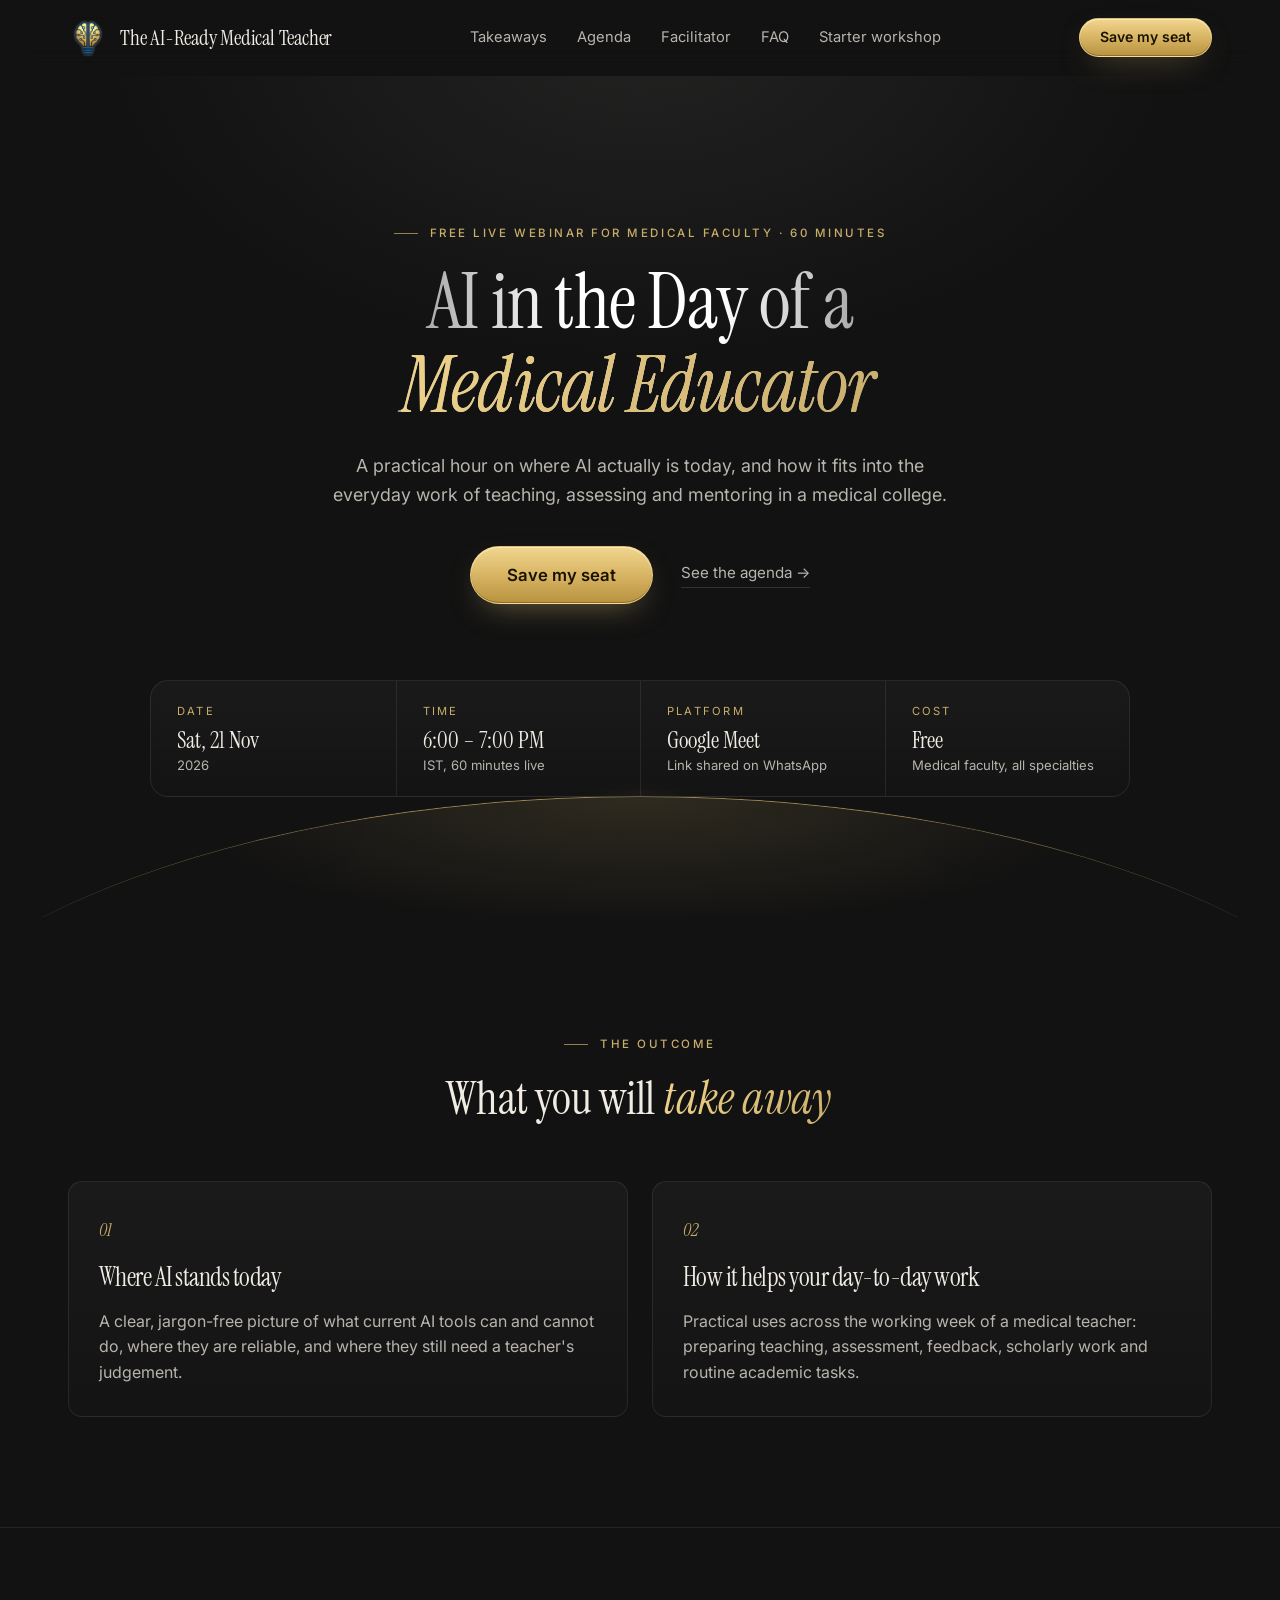
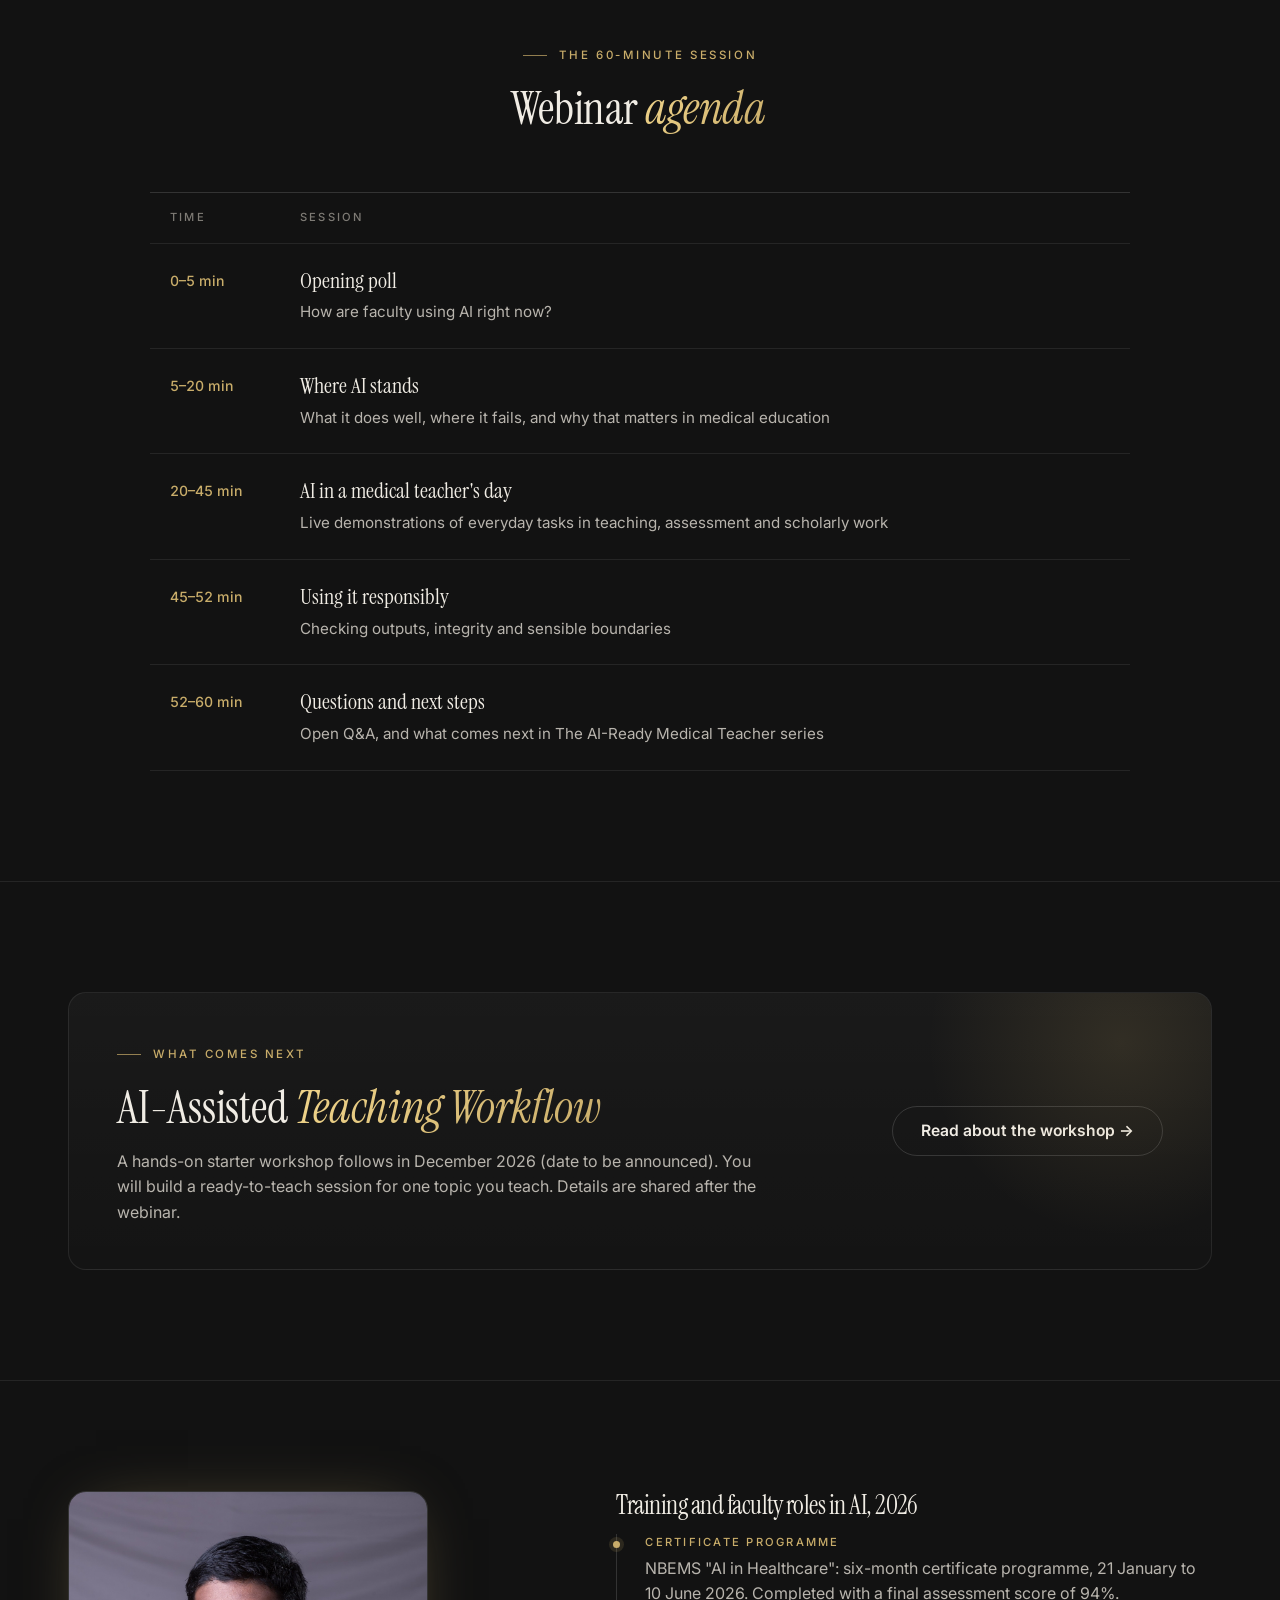
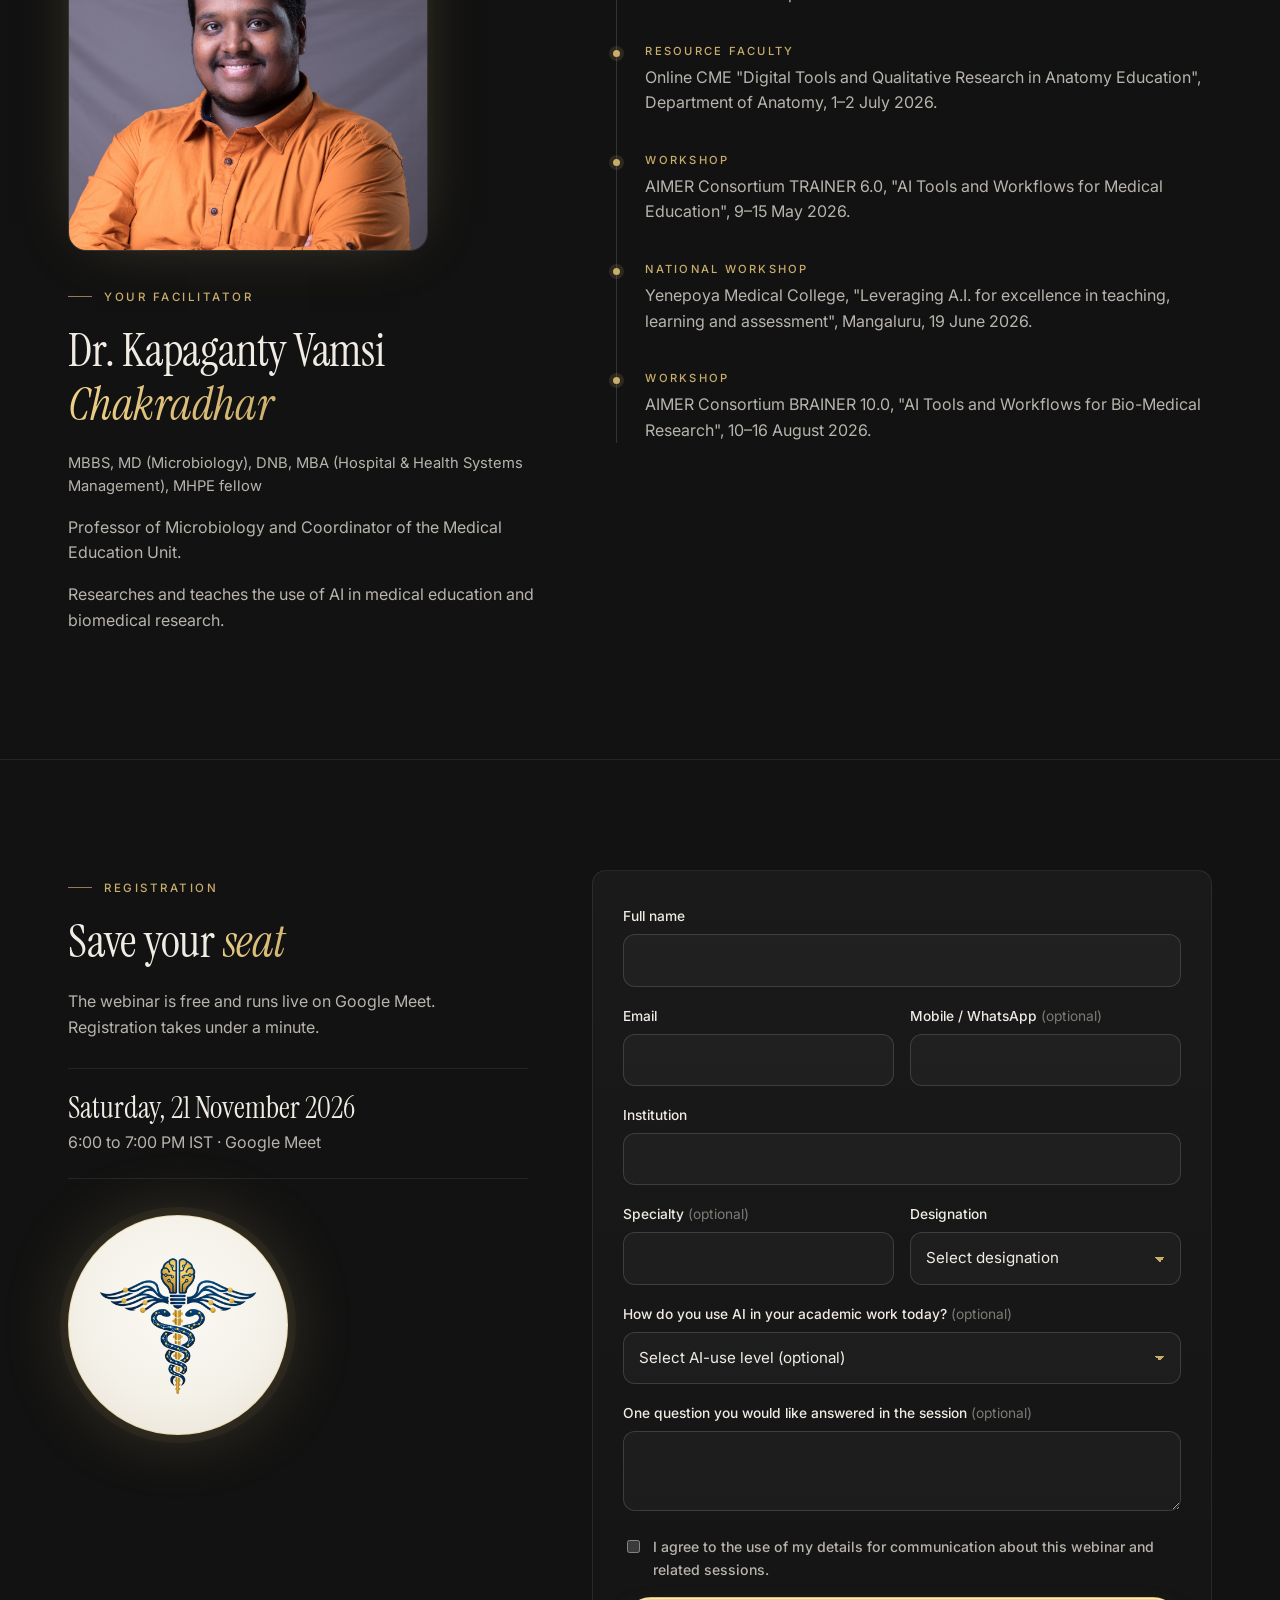
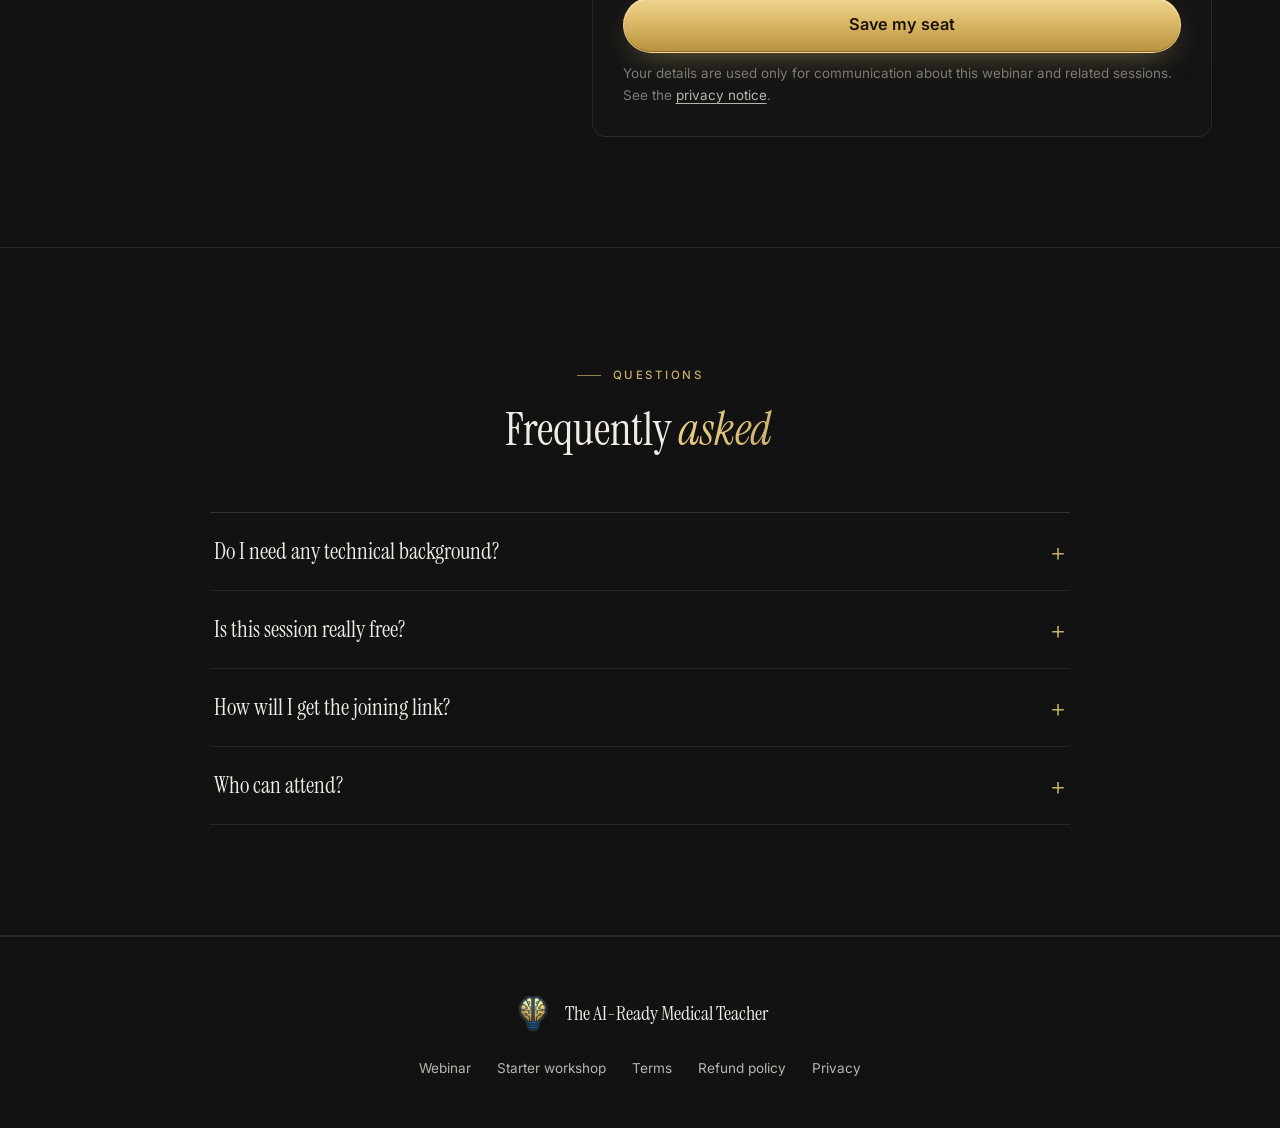
<file: index.html>
<!doctype html>
<html lang="en">
<head>
  <meta charset="utf-8">
  <meta name="viewport" content="width=device-width, initial-scale=1">
  <title>AI in the Day of a Medical Educator · Free webinar, 21 November 2026</title>
  <meta name="description" content="Free live webinar for medical faculty on Saturday, 21 November 2026: where AI stands today and how it fits into teaching, assessment and mentoring.">
  <link rel="icon" href="assets/favicon.ico" sizes="any">
  <link rel="apple-touch-icon" href="assets/brain-bulb-mark.png">
  <meta name="theme-color" content="#121212">
  <link rel="preconnect" href="https://fonts.googleapis.com">
  <link rel="preconnect" href="https://fonts.gstatic.com" crossorigin>
  <link rel="stylesheet" href="https://fonts.googleapis.com/css2?family=Instrument+Serif:ital@0;1&family=Inter:wght@300;400;500;600&display=swap">
  <link rel="stylesheet" href="styles.css">
  <link rel="stylesheet" href="brand.css">
</head>
<body>
  <div class="progress" aria-hidden="true"></div>
  <div id="demoBanner" class="demo-banner" hidden>Demo mode: registrations are saved only in this browser. Add your Apps Script URL in config.js to go live.</div>

  <header class="topbar">
    <div class="wrap">
      <a class="brand" href="#"><img class="brand-logo" src="assets/brain-bulb-mark.png" alt=""><span>The AI-Ready Medical Teacher</span></a>
      <nav aria-label="Page sections"><a href="#takeaways">Takeaways</a><a href="#agenda">Agenda</a><a href="#facilitator">Facilitator</a><a href="#faq">FAQ</a><a href="workshop.html">Starter workshop</a></nav>
      <a class="btn btn-sm nav-cta" href="#register">Save my seat</a>
    </div>
  </header>

  <div class="hero hero--center">
    <div class="wrap">
      <div class="eyebrow">Free live webinar for medical faculty · 60 minutes</div>
      <h1>AI in the Day of a <em>Medical Educator</em></h1>
      <p class="lead">A practical hour on where AI actually is today, and how it fits into the everyday work of teaching, assessing and mentoring in a medical college.</p>
      <div class="hero-cta">
        <a class="btn btn-lg" href="#register">Save my seat</a>
        <a class="link-ghost" href="#agenda">See the agenda →</a>
      </div>

      <dl class="facts" aria-label="Session details">
        <div><dt>Date</dt><dd>Sat, 21 Nov<span>2026</span></dd></div>
        <div><dt>Time</dt><dd>6:00 – 7:00 PM<span>IST, 60 minutes live</span></dd></div>
        <div><dt>Platform</dt><dd>Google Meet<span>Link shared on WhatsApp</span></dd></div>
        <div><dt>Cost</dt><dd>Free<span>Medical faculty, all specialties</span></dd></div>
      </dl>
    </div>
  </div>

  <section id="takeaways">
    <div class="wrap">
      <div class="section-head">
        <div class="kicker">The outcome</div>
        <h2>What you will <em>take away</em></h2>
      </div>
      <div class="grid-2">
        <div class="card">
          <span class="card-num">01</span>
          <h3>Where AI stands today</h3>
          <p>A clear, jargon-free picture of what current AI tools can and cannot do, where they are reliable, and where they still need a teacher's judgement.</p>
        </div>
        <div class="card">
          <span class="card-num">02</span>
          <h3>How it helps your day-to-day work</h3>
          <p>Practical uses across the working week of a medical teacher: preparing teaching, assessment, feedback, scholarly work and routine academic tasks.</p>
        </div>
      </div>
    </div>
  </section>

  <section class="alt" id="agenda">
    <div class="wrap">
      <div class="section-head">
        <div class="kicker">The 60-minute session</div>
        <h2>Webinar <em>agenda</em></h2>
      </div>
      <table class="agenda">
        <thead><tr><th>Time</th><th>Session</th></tr></thead>
        <tbody>
          <tr><td>0–5 min</td><td>Opening poll<span>How are faculty using AI right now?</span></td></tr>
          <tr><td>5–20 min</td><td>Where AI stands<span>What it does well, where it fails, and why that matters in medical education</span></td></tr>
          <tr><td>20–45 min</td><td>AI in a medical teacher's day<span>Live demonstrations of everyday tasks in teaching, assessment and scholarly work</span></td></tr>
          <tr><td>45–52 min</td><td>Using it responsibly<span>Checking outputs, integrity and sensible boundaries</span></td></tr>
          <tr><td>52–60 min</td><td>Questions and next steps<span>Open Q&amp;A, and what comes next in The AI-Ready Medical Teacher series</span></td></tr>
        </tbody>
      </table>
    </div>
  </section>

  <section>
    <div class="wrap">
      <div class="next-card">
        <div>
          <div class="kicker">What comes next</div>
          <h2>AI-Assisted <em>Teaching Workflow</em></h2>
          <p>A hands-on starter workshop follows in December 2026 (date to be announced). You will build a ready-to-teach session for one topic you teach. Details are shared after the webinar.</p>
        </div>
        <a class="btn btn-ghost" href="workshop.html">Read about the workshop →</a>
      </div>
    </div>
  </section>

  <section class="alt" id="facilitator">
    <div class="wrap facilitator">
      <div>
        <img class="facilitator-photo" src="assets/facilitator.jpg" alt="Dr. Kapaganty Vamsi Chakradhar" width="360" height="360">
        <div class="kicker">Your facilitator</div>
        <h2>Dr. Kapaganty Vamsi <em>Chakradhar</em></h2>
        <p class="creds">MBBS, MD (Microbiology), DNB, MBA (Hospital &amp; Health Systems Management), MHPE fellow</p>
        <p>Professor of Microbiology and Coordinator of the Medical Education Unit.</p>
        <p>Researches and teaches the use of AI in medical education and biomedical research.</p>
      </div>
      <div>
        <h3>Training and faculty roles in AI, 2026</h3>
        <ul class="timeline">
          <li><b>Certificate programme</b>NBEMS "AI in Healthcare": six-month certificate programme, 21 January to 10 June 2026. Completed with a final assessment score of 94%.</li>
          <li><b>Resource faculty</b>Online CME "Digital Tools and Qualitative Research in Anatomy Education", Department of Anatomy, 1–2 July 2026.</li>
          <li><b>Workshop</b>AIMER Consortium TRAINER 6.0, "AI Tools and Workflows for Medical Education", 9–15 May 2026.</li>
          <li><b>National workshop</b>Yenepoya Medical College, "Leveraging A.I. for excellence in teaching, learning and assessment", Mangaluru, 19 June 2026.</li>
          <li><b>Workshop</b>AIMER Consortium BRAINER 10.0, "AI Tools and Workflows for Bio-Medical Research", 10–16 August 2026.</li>
        </ul>
      </div>
    </div>
  </section>

  <section id="register">
    <div class="wrap register">
      <div>
        <div class="kicker">Registration</div>
        <h2>Save your <em>seat</em></h2>
        <p>The webinar is free and runs live on Google Meet. Registration takes under a minute.</p>
        <div class="register-when">
          <span class="day">Saturday, 21 November 2026</span>
          <span class="time">6:00 to 7:00 PM IST · Google Meet</span>
        </div>
        <div class="emblem-medallion"><img src="assets/caduceus-emblem.png" alt="The AI-Ready Medical Teacher emblem: a caduceus crowned with a brain-bulb"></div>
      </div>
      <div class="card">
        <form id="regForm" novalidate>
          <div class="field"><label for="name">Full name</label><input id="name" name="name" type="text" required maxlength="120" autocomplete="name"></div>
          <div class="row-2">
            <div class="field"><label for="email">Email</label><input id="email" name="email" type="email" required maxlength="160" autocomplete="email"></div>
            <div class="field"><label for="mobile">Mobile / WhatsApp <span class="opt">(optional)</span></label><input id="mobile" name="mobile" type="tel" maxlength="20" autocomplete="tel"></div>
          </div>
          <div class="field"><label for="institution">Institution</label><input id="institution" name="institution" type="text" required maxlength="200"></div>
          <div class="row-2">
            <div class="field"><label for="specialty">Specialty <span class="opt">(optional)</span></label><input id="specialty" name="specialty" type="text" maxlength="80"></div>
            <div class="field"><label for="designation">Designation</label>
              <select id="designation" name="designation" required>
                <option value="">Select designation</option>
                <option>Professor</option>
                <option>Associate Professor</option>
                <option>Assistant Professor</option>
                <option>Tutor / Demonstrator</option>
                <option>Senior Resident</option>
              </select>
            </div>
          </div>
          <div class="field"><label for="aiUse">How do you use AI in your academic work today? <span class="opt">(optional)</span></label>
            <select id="aiUse" name="aiUse">
              <option value="">Select AI-use level (optional)</option>
              <option>Not at all</option>
              <option>Occasionally, for simple tasks</option>
              <option>Regularly, in teaching or research</option>
              <option>Extensively, across my work</option>
            </select>
          </div>
          <div class="field"><label for="question">One question you would like answered in the session <span class="opt">(optional)</span></label><textarea id="question" name="question" maxlength="1000"></textarea></div>
          <input class="hp" type="text" name="website" tabindex="-1" autocomplete="off" aria-hidden="true">
          <label class="consent"><input type="checkbox" id="consent" name="consent" required> I agree to the use of my details for communication about this webinar and related sessions.</label>
          <button class="btn" type="submit" id="submitBtn">Save my seat</button>
          <div id="formMsg" class="msg" role="status"></div>
          <div id="nextSteps" class="next-steps" hidden>
            <h3>Two quick steps</h3>
            <div class="step">
              <div><b>1. Join the WhatsApp group</b><span>The Google Meet link, reminders and session material are shared here.</span></div>
              <a class="btn btn-wa" href="https://chat.whatsapp.com/LxAS6HMD7XsHWfgJI4HHlN" target="_blank" rel="noopener">Join WhatsApp group</a>
            </div>
            <div class="step">
              <div><b>2. Save the date</b><span>Saturday, 21 November 2026 · 6:00 to 7:00 PM IST</span></div>
              <div class="cal-btns">
                <a class="btn btn-sm" id="gcalBtn" target="_blank" rel="noopener">Google Calendar</a>
                <button class="btn btn-sm btn-ghost" type="button" id="icsBtn">Outlook / Apple (.ics)</button>
              </div>
            </div>
          </div>
          <p class="note">Your details are used only for communication about this webinar and related sessions. See the <a href="privacy.html">privacy notice</a>.</p>
        </form>
      </div>
    </div>
  </section>

  <section class="alt" id="faq">
    <div class="wrap">
      <div class="section-head">
        <div class="kicker">Questions</div>
        <h2>Frequently <em>asked</em></h2>
      </div>
      <div class="faq-list">
        <details class="faq"><summary>Do I need any technical background?</summary><p>No. The session is designed for faculty at any starting point.</p></details>
        <details class="faq"><summary>Is this session really free?</summary><p>Yes. The webinar is free and complete in itself.</p></details>
        <details class="faq"><summary>How will I get the joining link?</summary><p>After you register, you will see a link to join the WhatsApp group where the Google Meet link, reminders and session material are shared.</p></details>
        <details class="faq"><summary>Who can attend?</summary><p>Medical faculty from all specialties.</p></details>
      </div>
    </div>
  </section>

  <footer><span class="footer-brand"><img src="assets/brain-bulb-mark.png" alt="">The AI-Ready Medical Teacher</span>
    <nav><a href="index.html">Webinar</a><a href="workshop.html">Starter workshop</a><a href="terms.html">Terms</a><a href="refund.html">Refund policy</a><a href="privacy.html">Privacy</a></nav>
  </footer>

  <script src="config.js"></script>
  <script src="api.js"></script>
  <script src="site.js"></script>
  <script>
    if (RegAPI.demo) document.getElementById("demoBanner").hidden = false;

    var form = document.getElementById("regForm");
    var msg = document.getElementById("formMsg");
    var btn = document.getElementById("submitBtn");

    // Calendar event: 21 Nov 2026, 6:00–7:00 PM IST = 12:30–13:30 UTC.
    var EVENT = {
      title: "AI in the Day of a Medical Educator (webinar)",
      start: "20261121T123000Z",
      end: "20261121T133000Z",
      details: "Free live webinar for medical faculty, on Google Meet. The Meet link is shared in the WhatsApp group: https://chat.whatsapp.com/LxAS6HMD7XsHWfgJI4HHlN",
      location: "Google Meet (link in WhatsApp group)"
    };
    document.getElementById("gcalBtn").href = "https://calendar.google.com/calendar/render?action=TEMPLATE" +
      "&text=" + encodeURIComponent(EVENT.title) + "&dates=" + EVENT.start + "/" + EVENT.end +
      "&details=" + encodeURIComponent(EVENT.details) + "&location=" + encodeURIComponent(EVENT.location);
    document.getElementById("icsBtn").addEventListener("click", function () {
      var ics = [
        "BEGIN:VCALENDAR", "VERSION:2.0", "PRODID:-//AI-Ready Medical Teacher//Webinar//EN", "BEGIN:VEVENT",
        "UID:ai-medical-educator-20261121@webinar", "DTSTAMP:" + new Date().toISOString().replace(/[-:]/g, "").slice(0, 15) + "Z",
        "DTSTART:" + EVENT.start, "DTEND:" + EVENT.end, "SUMMARY:" + EVENT.title,
        "DESCRIPTION:" + EVENT.details, "LOCATION:" + EVENT.location,
        "BEGIN:VALARM", "TRIGGER:-PT30M", "ACTION:DISPLAY", "DESCRIPTION:Webinar starts in 30 minutes", "END:VALARM",
        "END:VEVENT", "END:VCALENDAR"
      ].join("\r\n");
      var a = document.createElement("a");
      a.href = URL.createObjectURL(new Blob([ics], { type: "text/calendar;charset=utf-8" }));
      a.download = "ai-medical-educator-webinar.ics";
      a.click();
    });

    function show(kind, text) { msg.className = "msg " + kind; msg.textContent = text; }

    form.addEventListener("submit", async function (e) {
      e.preventDefault();
      var f = form.elements;
      var data = {
        name: f.name.value.trim(),
        email: f.email.value.trim(),
        mobile: f.mobile.value.trim(),
        institution: f.institution.value.trim(),
        specialty: f.specialty.value.trim(),
        designation: f.designation.value,
        aiUse: f.aiUse.value,
        question: f.question.value.trim(),
        consent: f.consent.checked,
        website: f.website.value
      };
      if (!data.name || !data.institution || !data.designation) return show("err", "Please fill in your name, institution and designation.");
      if (!/^[^\s@]+@[^\s@]+\.[^\s@]+$/.test(data.email)) return show("err", "Please enter a valid email address.");
      if (!data.consent) return show("err", "Please tick the consent box to register.");

      btn.disabled = true; btn.textContent = "Saving…";
      try {
        var res = await RegAPI.submit(data);
        if (!res || !res.ok) throw new Error(res && res.error || "failed");
        form.reset();
        show("ok", res.duplicate
          ? "You're already registered with this email. See you on 21 November!"
          : "Your seat is saved. See you on 21 November!");
        var next = document.getElementById("nextSteps");
        next.hidden = false;
        next.scrollIntoView({ behavior: "smooth", block: "center" });
      } catch (err) {
        show("err", "Sorry, something went wrong saving your registration. Please try again in a moment.");
      } finally {
        btn.disabled = false; btn.textContent = "Save my seat";
      }
    });
  </script>
</body>
</html>
</file>
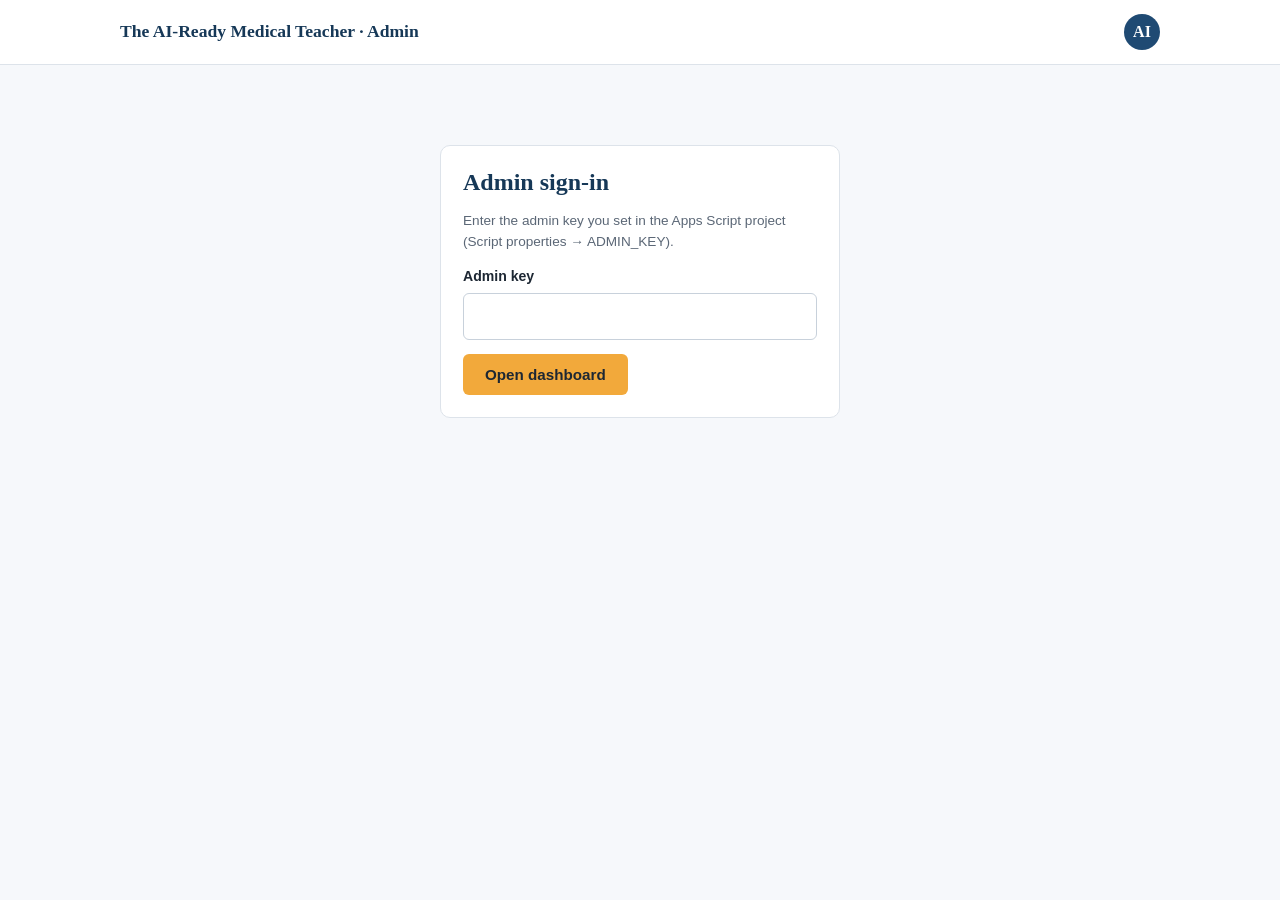
<file: admin.html>
<!doctype html>
<html lang="en">
<head>
  <meta charset="utf-8">
  <meta name="viewport" content="width=device-width, initial-scale=1">
  <meta name="robots" content="noindex, nofollow">
  <title>Registrations Dashboard</title>
  <link rel="stylesheet" href="styles.css">
  <style>
    .dash { padding: 28px 0 60px; }
    .dash-head { display: flex; justify-content: space-between; align-items: center; gap: 12px; flex-wrap: wrap; margin-bottom: 20px; }
    .dash-head h1 { margin: 0; font-size: 1.7rem; }
    .actions { display: flex; gap: 8px; flex-wrap: wrap; }
    .actions .btn { padding: 9px 14px; font-size: .85rem; }
    .muted { color: var(--muted); font-size: .85rem; }

    .kpis { display: grid; grid-template-columns: repeat(6, 1fr); gap: 12px; margin-bottom: 18px; }
    .kpi { background: var(--card); border: 1px solid var(--line); border-radius: 10px; padding: 14px 16px; }
    .kpi .v { font-family: var(--serif); font-size: 1.8rem; color: var(--navy-dark); font-weight: 700; line-height: 1.1; }
    .kpi .l { font-size: .78rem; color: var(--muted); margin-top: 4px; }

    .panels { display: grid; grid-template-columns: 1fr 1fr; gap: 16px; margin-bottom: 16px; }
    .panel { background: var(--card); border: 1px solid var(--line); border-radius: 10px; padding: 18px 20px; min-width: 0; }
    .panel h3 { font-size: 1.05rem; margin-bottom: 12px; }
    .panel.wide { grid-column: 1 / -1; }

    .bars { display: grid; gap: 8px; }
    .bar-row { display: grid; grid-template-columns: minmax(90px, 38%) 1fr 54px; gap: 10px; align-items: center; font-size: .85rem; }
    .bar-row .lbl { overflow: hidden; text-overflow: ellipsis; white-space: nowrap; }
    .bar-track { background: #eef2f6; border-radius: 4px; height: 14px; overflow: hidden; }
    .bar-fill { background: var(--navy); height: 100%; border-radius: 4px; }
    .bar-row .num { text-align: right; font-variant-numeric: tabular-nums; color: var(--muted); }
    .empty { color: var(--muted); font-size: .88rem; }

    .cols { display: flex; align-items: flex-end; gap: 4px; height: 160px; padding-top: 18px; overflow-x: auto; }
    .col { flex: 1 0 22px; display: flex; flex-direction: column; align-items: center; justify-content: flex-end; height: 100%; font-size: .7rem; color: var(--muted); }
    .col .c { width: 100%; max-width: 34px; background: var(--navy); border-radius: 3px 3px 0 0; min-height: 2px; position: relative; }
    .col .c span { position: absolute; top: -16px; left: 50%; transform: translateX(-50%); color: var(--ink); font-size: .7rem; }
    .col .d { margin-top: 4px; white-space: nowrap; }

    .heat { width: 100%; border-collapse: collapse; font-size: .82rem; }
    .heat th, .heat td { padding: 8px; border: 1px solid var(--line); text-align: center; }
    .heat th:first-child, .heat td:first-child { text-align: left; }
    .heat th { background: #eef2f6; font-weight: 600; }

    .qlist { list-style: none; padding: 0; margin: 0; max-height: 360px; overflow: auto; }
    .qlist li { padding: 10px 0; border-bottom: 1px solid var(--line); font-size: .9rem; }
    .qlist li small { display: block; color: var(--muted); margin-top: 2px; }

    .filters { display: flex; gap: 10px; flex-wrap: wrap; margin-bottom: 12px; }
    .filters input, .filters select { width: auto; flex: 1 1 180px; padding: 8px 10px; }
    .table-wrap { overflow-x: auto; }
    table.data { width: 100%; border-collapse: collapse; font-size: .84rem; }
    .data th, .data td { text-align: left; padding: 9px 10px; border-bottom: 1px solid var(--line); vertical-align: top; }
    .data th { background: #eef2f6; position: sticky; top: 0; cursor: pointer; white-space: nowrap; user-select: none; }
    .data td.q { max-width: 280px; }

    .dash-sub { display: flex; justify-content: space-between; align-items: baseline; gap: 12px; flex-wrap: wrap; margin: 8px 0 12px; }
    .dash-sub h2 { margin: 0; font-size: 1.35rem; }
    .signals { border-bottom: 1px solid var(--line); padding-bottom: 22px; margin-bottom: 26px; }
    .funnel .bar-row { grid-template-columns: minmax(150px, 34%) 1fr 120px; }
    .manual { display: flex; gap: 14px; flex-wrap: wrap; align-items: end; margin-top: 16px; padding-top: 14px; border-top: 1px solid var(--line); }
    .manual label { font-size: .8rem; font-weight: 600; display: block; margin-bottom: 4px; }
    .manual input { width: 140px; padding: 8px 10px; border: 1px solid #c8d1db; border-radius: 6px; font: inherit; }
    .conv { display: grid; grid-template-columns: repeat(auto-fit, minmax(220px, 1fr)); gap: 10px; margin-top: 12px; }
    .conv div { border: 1px solid var(--line); border-radius: 8px; padding: 10px 12px; font-size: .86rem; }
    .conv b { font-family: var(--serif); font-size: 1.3rem; color: var(--navy-dark); display: block; }
    .band { display: inline-block; font-size: .72rem; font-weight: 700; padding: 2px 8px; border-radius: 999px; margin-left: 6px; vertical-align: middle; }
    .band.go { background: #e7f4ec; color: var(--ok); }
    .band.adjust { background: #fff4dd; color: #7a5200; }
    .band.stop { background: #fbeaea; color: var(--err); }
    .login { max-width: 400px; margin: 80px auto; }
    .toast { position: fixed; bottom: 20px; left: 50%; transform: translateX(-50%); background: var(--ink); color: #fff; padding: 10px 16px; border-radius: 6px; font-size: .88rem; display: none; }

    @media (max-width: 900px) { .kpis { grid-template-columns: repeat(3, 1fr); } .panels { grid-template-columns: 1fr; } }
    @media (max-width: 500px) { .kpis { grid-template-columns: repeat(2, 1fr); } }
  </style>
</head>
<body>
  <div id="demoBanner" class="demo-banner" hidden>Demo mode: showing registrations saved in this browser only. Any admin key works.</div>
  <header class="topbar">
    <div class="wrap">
      <a class="brand" href="index.html">The AI-Ready Medical Teacher · Admin</a>
      <div class="brand-mark" aria-hidden="true">AI</div>
    </div>
  </header>

  <div class="wrap">
    <div id="loginView" class="login card">
      <h2>Admin sign-in</h2>
      <p class="muted">Enter the admin key you set in the Apps Script project (Script properties → ADMIN_KEY).</p>
      <form id="loginForm">
        <div class="field"><label for="key">Admin key</label><input id="key" type="password" autocomplete="current-password" required></div>
        <button class="btn" type="submit">Open dashboard</button>
        <div id="loginMsg" class="msg" role="status"></div>
      </form>
    </div>

    <div id="dashView" class="dash" hidden>
      <div class="dash-head">
        <div>
          <h1>Dashboard</h1>
          <div class="muted" id="updated"></div>
        </div>
        <div class="actions">
          <button class="btn btn-ghost" id="refreshBtn">Refresh</button>
          <button class="btn btn-ghost" id="copyEmails">Copy emails</button>
          <button class="btn btn-ghost" id="copyPhones">Copy WhatsApp numbers</button>
          <button class="btn" id="csvBtn">Download CSV</button>
          <button class="btn btn-ghost" id="seedBtn" hidden>Add sample data</button>
          <button class="btn btn-ghost" id="clearBtn" hidden>Clear demo data</button>
          <button class="btn btn-ghost" id="logoutBtn">Sign out</button>
        </div>
      </div>

      <section class="signals" style="padding:0">
        <div class="dash-sub">
          <h2>Interest signals</h2>
          <div class="actions">
            <button class="btn btn-ghost" id="copyWaitlist">Copy waitlist emails</button>
            <button class="btn btn-ghost" id="surveyCsvBtn">Download survey CSV</button>
          </div>
        </div>
        <p class="muted" style="margin-top:0">From the post-webinar feedback form (feedback.html). Compare these with the Go / Adjust / Stop thresholds in the plan.</p>
        <div class="kpis" id="sKpis"></div>
        <div class="panels">
          <div class="panel wide">
            <h3>Validation funnel</h3>
            <div id="funnel" class="funnel"></div>
            <div class="manual">
              <div><label for="attendees">Live webinar attendees</label><input type="number" min="0" id="attendees" placeholder="from Meet report"></div>
              <div><label for="paidSeats">Paid workshop seats</label><input type="number" min="0" id="paidSeats" placeholder="from Razorpay"></div>
              <div class="muted">Typed here, kept only in this browser.</div>
            </div>
            <div class="conv" id="conv"></div>
          </div>
          <div class="panel"><h3>Q1 · Most time-consuming prep task</h3><div id="byPrep"></div></div>
          <div class="panel"><h3>Q3 · Likelihood to attend a hands-on workshop</h3><div id="byLikely"></div></div>
          <div class="panel"><h3>Q4 · Most they would pay</h3><div id="byPrice"></div></div>
          <div class="panel"><h3>Q5 · Preferred slot</h3><div id="bySlot"></div></div>
          <div class="panel wide"><h3>Institutions offering to host <span class="muted" id="hostCount"></span></h3><ul class="qlist" id="hosts"></ul></div>
          <div class="panel wide"><h3>Comments <span class="muted" id="commentCount"></span></h3><ul class="qlist" id="comments"></ul></div>
        </div>
      </section>

      <div class="dash-sub"><h2>Registrations</h2></div>
      <div class="kpis" id="kpis"></div>

      <div class="panels">
        <div class="panel wide"><h3>Registrations per day</h3><div id="perDay"></div></div>
        <div class="panel"><h3>Designation</h3><div id="byDesignation"></div></div>
        <div class="panel"><h3>Current AI use</h3><div id="byAiUse"></div></div>
        <div class="panel"><h3>Top institutions</h3><div id="byInstitution"></div></div>
        <div class="panel"><h3>Top specialties</h3><div id="bySpecialty"></div></div>
        <div class="panel wide"><h3>AI use by designation</h3><div class="table-wrap" id="cross"></div></div>
        <div class="panel wide"><h3>Questions for the session <span class="muted" id="qCount"></span></h3><ul class="qlist" id="questions"></ul></div>
      </div>

      <div class="panel">
        <h3>All responses <span class="muted" id="rowCount"></span></h3>
        <div class="filters">
          <input type="search" id="search" placeholder="Search name, email, institution, question…">
          <select id="fDesignation"><option value="">All designations</option></select>
          <select id="fAiUse"><option value="">All AI-use levels</option></select>
        </div>
        <div class="table-wrap">
          <table class="data">
            <thead><tr>
              <th data-k="timestamp">Registered ▾</th><th data-k="name">Name</th><th data-k="email">Email</th><th data-k="mobile">Mobile</th>
              <th data-k="institution">Institution</th><th data-k="specialty">Specialty</th><th data-k="designation">Designation</th>
              <th data-k="aiUse">AI use</th><th data-k="question">Question</th>
            </tr></thead>
            <tbody id="tbody"></tbody>
          </table>
        </div>
      </div>
    </div>
  </div>
  <div class="toast" id="toast"></div>

  <script src="config.js"></script>
  <script src="api.js"></script>
  <script>
    var DESIGNATIONS = ["Professor", "Associate Professor", "Assistant Professor", "Tutor / Demonstrator", "Senior Resident"];
    var AI_LEVELS = ["Not at all", "Occasionally, for simple tasks", "Regularly, in teaching or research", "Extensively, across my work"];
    var COLS = ["timestamp", "name", "email", "mobile", "institution", "specialty", "designation", "aiUse", "question"];
    var PREP_TASKS = ["Objectives & lesson plans", "Slides", "Clinical cases", "MCQs & assessment", "Feedback", "Other"];
    var LIKELIHOOD = ["Very unlikely", "Unlikely", "Not sure", "Likely", "Very likely"];
    var PRICES = ["Only if free", "₹199", "₹299", "₹399", "₹699", "₹999 or more"];
    var SLOTS = ["Weekday 6–8 PM", "Saturday afternoon", "Sunday morning"];
    var SURVEY_COLS = ["timestamp", "email", "name", "prepTask", "usefulness", "likelihood", "maxPrice", "slot", "host", "hostInstitution", "hostContact", "waitlist", "comment"];
    var survey = [];
    var rows = [];
    var sortKey = "timestamp", sortDir = -1;
    var $ = function (id) { return document.getElementById(id); };

    function esc(s) {
      return String(s == null ? "" : s).replace(/[&<>"']/g, function (c) {
        return { "&": "&amp;", "<": "&lt;", ">": "&gt;", '"': "&quot;", "'": "&#39;" }[c];
      });
    }
    function toast(t) { var el = $("toast"); el.textContent = t; el.style.display = "block"; setTimeout(function () { el.style.display = "none"; }, 2200); }
    function fmtDate(iso) { var d = new Date(iso); return isNaN(d) ? "" : d.toLocaleString("en-IN", { day: "numeric", month: "short", hour: "2-digit", minute: "2-digit" }); }
    function dayKey(iso) { var d = new Date(iso); if (isNaN(d)) return ""; return d.getFullYear() + "-" + String(d.getMonth() + 1).padStart(2, "0") + "-" + String(d.getDate()).padStart(2, "0"); }

    // Group free-text values case-insensitively, keeping the most common spelling as the label.
    function countBy(list, key, fixedOrder) {
      var map = {};
      list.forEach(function (r) {
        var raw = String(r[key] || "").trim();
        if (!raw) return;
        var k = raw.toLowerCase().replace(/\s+/g, " ");
        if (!map[k]) map[k] = { n: 0, labels: {} };
        map[k].n++; map[k].labels[raw] = (map[k].labels[raw] || 0) + 1;
      });
      var out = Object.keys(map).map(function (k) {
        var labels = map[k].labels;
        var best = Object.keys(labels).sort(function (a, b) { return labels[b] - labels[a]; })[0];
        return { label: best, n: map[k].n };
      });
      if (fixedOrder) {
        return fixedOrder.map(function (lbl) {
          var hit = out.find(function (o) { return o.label.toLowerCase() === lbl.toLowerCase(); });
          return { label: lbl, n: hit ? hit.n : 0 };
        });
      }
      return out.sort(function (a, b) { return b.n - a.n; });
    }

    function bars(el, data, opts) {
      opts = opts || {};
      var shown = opts.limit ? data.slice(0, opts.limit) : data;
      var total = data.reduce(function (s, d) { return s + d.n; }, 0);
      if (!total) { el.innerHTML = '<p class="empty">No responses yet.</p>'; return; }
      var max = Math.max.apply(null, shown.map(function (d) { return d.n; }));
      el.innerHTML = '<div class="bars">' + shown.map(function (d) {
        var pct = Math.round(d.n / total * 100);
        return '<div class="bar-row"><div class="lbl" title="' + esc(d.label) + '">' + esc(d.label) + '</div>' +
          '<div class="bar-track"><div class="bar-fill" style="width:' + (max ? d.n / max * 100 : 0) + '%"></div></div>' +
          '<div class="num">' + d.n + ' · ' + pct + '%</div></div>';
      }).join("") + "</div>" + (opts.limit && data.length > opts.limit ? '<p class="muted">+ ' + (data.length - opts.limit) + " more</p>" : "") +
      (opts.unanswered ? '<p class="muted">' + opts.unanswered + " did not answer</p>" : "");
    }

    function perDay(el) {
      if (!rows.length) { el.innerHTML = '<p class="empty">No responses yet.</p>'; return; }
      var counts = {};
      rows.forEach(function (r) { var k = dayKey(r.timestamp); if (k) counts[k] = (counts[k] || 0) + 1; });
      var keys = Object.keys(counts).sort();
      // Fill gaps so quiet days show as zero.
      var days = [], d = new Date(keys[0] + "T00:00:00"), end = new Date(keys[keys.length - 1] + "T00:00:00");
      while (d <= end) { days.push(dayKey(d.toISOString())); d.setDate(d.getDate() + 1); }
      var max = Math.max.apply(null, days.map(function (k) { return counts[k] || 0; }));
      el.innerHTML = '<div class="cols">' + days.map(function (k) {
        var n = counts[k] || 0;
        var dd = new Date(k + "T00:00:00");
        return '<div class="col" title="' + k + ": " + n + '"><div class="c" style="height:' + (max ? n / max * 100 : 0) + '%">' + (n ? "<span>" + n + "</span>" : "") + '</div>' +
          '<div class="d">' + dd.getDate() + " " + dd.toLocaleString("en", { month: "short" }) + "</div></div>";
      }).join("") + "</div>";
    }

    function crossTab(el) {
      if (!rows.length) { el.innerHTML = '<p class="empty">No responses yet.</p>'; return; }
      var levels = AI_LEVELS.concat(["No answer"]);
      var html = '<table class="heat"><thead><tr><th>Designation</th>' + levels.map(function (l) { return "<th>" + esc(l) + "</th>"; }).join("") + "<th>Total</th></tr></thead><tbody>";
      var max = 0, grid = DESIGNATIONS.map(function (des) {
        var sub = rows.filter(function (r) { return r.designation === des; });
        var cells = levels.map(function (l) {
          var n = sub.filter(function (r) { return l === "No answer" ? !r.aiUse : r.aiUse === l; }).length;
          max = Math.max(max, n); return n;
        });
        return { des: des, cells: cells, total: sub.length };
      });
      grid.forEach(function (g) {
        html += "<tr><td>" + esc(g.des) + "</td>" + g.cells.map(function (n) {
          var a = max ? (n / max) * 0.75 : 0;
          return '<td style="background:rgba(31,74,115,' + a.toFixed(2) + ");color:" + (a > 0.4 ? "#fff" : "inherit") + '">' + n + "</td>";
        }).join("") + "<td><b>" + g.total + "</b></td></tr>";
      });
      el.innerHTML = html + "</tbody></table>";
    }

    function filtered() {
      var q = $("search").value.trim().toLowerCase();
      var fd = $("fDesignation").value, fa = $("fAiUse").value;
      return rows.filter(function (r) {
        if (fd && r.designation !== fd) return false;
        if (fa && r.aiUse !== fa) return false;
        if (!q) return true;
        return COLS.some(function (c) { return String(r[c] || "").toLowerCase().indexOf(q) !== -1; });
      }).sort(function (a, b) {
        var x = String(a[sortKey] || "").toLowerCase(), y = String(b[sortKey] || "").toLowerCase();
        return x < y ? -sortDir : x > y ? sortDir : 0;
      });
    }

    function renderTable() {
      var list = filtered();
      $("rowCount").textContent = "(" + list.length + " of " + rows.length + ")";
      $("tbody").innerHTML = list.length ? list.map(function (r) {
        return "<tr><td>" + esc(fmtDate(r.timestamp)) + "</td><td>" + esc(r.name) + '</td><td><a href="mailto:' + esc(r.email) + '">' + esc(r.email) + "</a></td><td>" +
          esc(r.mobile) + "</td><td>" + esc(r.institution) + "</td><td>" + esc(r.specialty) + "</td><td>" + esc(r.designation) + "</td><td>" +
          esc(r.aiUse) + '</td><td class="q">' + esc(r.question) + "</td></tr>";
      }).join("") : '<tr><td colspan="9" class="empty">No matching responses.</td></tr>';
      document.querySelectorAll(".data th").forEach(function (th) {
        th.textContent = th.textContent.replace(/ [▴▾]$/, "") + (th.dataset.k === sortKey ? (sortDir < 0 ? " ▾" : " ▴") : "");
      });
    }

    function isLikely(r) { return r.likelihood === "Likely" || r.likelihood === "Very likely"; }
    function pays299(r) { return PRICES.indexOf(r.maxPrice) >= 2; }
    function pct(a, b) { return b ? Math.round(a / b * 100) + "%" : "—"; }
    function store(k, v) { try { if (v === undefined) return localStorage.getItem(k) || ""; localStorage.setItem(k, v); } catch (e) { return ""; } }

    // Funnel steps are nested: each step counts people who also passed the step before.
    function renderFunnel() {
      var likely = survey.filter(isLikely), priced = likely.filter(pays299), wait = priced.filter(function (r) { return r.waitlist; });
      var steps = [
        ["Registrations", rows.length],
        ["Answered the survey", survey.length],
        ["Likely or very likely to attend", likely.length],
        ["…and would pay ₹299 or more", priced.length],
        ["…and joined the waitlist", wait.length]
      ];
      var max = Math.max(1, steps[0][1], steps[1][1]);
      $("funnel").innerHTML = '<div class="bars">' + steps.map(function (st, i) {
        var prev = i ? steps[i - 1][1] : 0;
        return '<div class="bar-row"><div class="lbl">' + esc(st[0]) + '</div><div class="bar-track"><div class="bar-fill" style="width:' + (st[1] / max * 100) + '%"></div></div>' +
          '<div class="num">' + st[1] + (i ? " · " + pct(st[1], prev) + " of prev." : "") + "</div></div>";
      }).join("") + "</div>";

      var att = Number($("attendees").value) || 0, paid = Number($("paidSeats").value) || 0;
      function band(v, go, adj) { if (v === null) return ""; return v >= go ? '<span class="band go">Go</span>' : v >= adj ? '<span class="band adjust">Adjust</span>' : '<span class="band stop">Stop</span>'; }
      var conv = att ? paid / att * 100 : null;
      $("conv").innerHTML =
        "<div><b>" + (att ? pct(survey.length, att) : "—") + "</b>Survey completion, % of live attendees</div>" +
        "<div><b>" + (att ? pct(rows.length ? att : 0, rows.length) : "—") + "</b>Live attendance, % of registrations</div>" +
        "<div><b>" + (conv === null ? "—" : Math.round(conv) + "%") + band(conv, 10, 5) + "</b>Paid seats, % of live attendees (Go ≥ 10%)</div>" +
        "<div><b>" + (paid || "—") + band(paid ? paid : null, 30, 15) + "</b>Seats sold of 40 (Go ≥ 30)</div>";
    }

    function renderSignals() {
      var n = survey.length;
      var meanUse = n ? (survey.reduce(function (s, r) { return s + (Number(r.usefulness) || 0); }, 0) / n).toFixed(1) : "—";
      var hosts = survey.filter(function (r) { return r.host === "Yes, contact me"; });
      var waitN = survey.filter(function (r) { return r.waitlist; }).length;
      var skpis = [
        [n, "Survey responses"],
        [rows.length ? pct(n, rows.length) : "—", "Of registrations"],
        [meanUse, "Mean usefulness (1–5)"],
        [pct(survey.filter(isLikely).length, n), "Likely to attend hands-on"],
        [pct(survey.filter(pays299).length, n), "Would pay ₹299 or more"],
        [waitN, "On the waitlist"]
      ];
      $("sKpis").innerHTML = skpis.map(function (k) { return '<div class="kpi"><div class="v">' + k[0] + '</div><div class="l">' + k[1] + "</div></div>"; }).join("");
      renderFunnel();
      bars($("byPrep"), countBy(survey, "prepTask", PREP_TASKS));
      bars($("byLikely"), countBy(survey, "likelihood", LIKELIHOOD));
      bars($("byPrice"), countBy(survey, "maxPrice", PRICES));
      bars($("bySlot"), countBy(survey, "slot", SLOTS));
      $("hostCount").textContent = "(" + hosts.length + ")";
      $("hosts").innerHTML = hosts.length ? hosts.map(function (r) {
        return "<li>" + esc(r.hostInstitution || "Institution not given") + "<small>" + esc(r.name || r.email) + " · " + esc(r.hostContact || r.email) + "</small></li>";
      }).join("") : '<li class="empty">No host offers yet.</li>';
      var cm = survey.filter(function (r) { return String(r.comment || "").trim(); });
      $("commentCount").textContent = "(" + cm.length + ")";
      $("comments").innerHTML = cm.length ? cm.map(function (r) {
        return "<li>" + esc(r.comment) + "<small>" + esc(r.name || r.email) + " · usefulness " + esc(r.usefulness) + "/5</small></li>";
      }).join("") : '<li class="empty">No comments yet.</li>';
    }

    function render() {
      renderSignals();
      var now = Date.now();
      var last24 = rows.filter(function (r) { return now - new Date(r.timestamp) < 864e5; }).length;
      var insts = countBy(rows, "institution").length;
      var answeredAi = rows.filter(function (r) { return r.aiUse; });
      var active = answeredAi.filter(function (r) { return r.aiUse === AI_LEVELS[2] || r.aiUse === AI_LEVELS[3]; }).length;
      var qs = rows.filter(function (r) { return String(r.question || "").trim(); });
      var phones = rows.filter(function (r) { return String(r.mobile || "").trim(); }).length;
      var kpis = [
        [rows.length, "Total registrations"],
        [last24, "In the last 24 hours"],
        [insts, "Institutions"],
        [answeredAi.length ? Math.round(active / answeredAi.length * 100) + "%" : "—", "Use AI regularly or extensively"],
        [qs.length, "Questions submitted"],
        [phones, "Gave a WhatsApp number"]
      ];
      $("kpis").innerHTML = kpis.map(function (k) { return '<div class="kpi"><div class="v">' + k[0] + '</div><div class="l">' + k[1] + "</div></div>"; }).join("");

      perDay($("perDay"));
      bars($("byDesignation"), countBy(rows, "designation", DESIGNATIONS));
      bars($("byAiUse"), countBy(rows, "aiUse", AI_LEVELS), { unanswered: rows.length - answeredAi.length });
      bars($("byInstitution"), countBy(rows, "institution"), { limit: 10 });
      bars($("bySpecialty"), countBy(rows, "specialty"), { limit: 10, unanswered: rows.filter(function (r) { return !String(r.specialty || "").trim(); }).length });
      crossTab($("cross"));

      $("qCount").textContent = "(" + qs.length + ")";
      $("questions").innerHTML = qs.length ? qs.slice().sort(function (a, b) { return new Date(b.timestamp) - new Date(a.timestamp); }).map(function (r) {
        return "<li>" + esc(r.question) + "<small>" + esc(r.name) + " · " + esc(r.designation) + (r.specialty ? ", " + esc(r.specialty) : "") + " · " + esc(r.institution) + "</small></li>";
      }).join("") : '<li class="empty">No questions yet.</li>';

      renderTable();
      $("updated").textContent = "Updated " + new Date().toLocaleTimeString("en-IN", { hour: "2-digit", minute: "2-digit" });
    }

    async function load() {
      var key = sessionStorageGet();
      var res;
      try { res = await RegAPI.list(key); } catch (e) { res = { ok: false, error: "network" }; }
      if (!res || !res.ok) {
        sessionStorageSet("");
        $("dashView").hidden = true; $("loginView").hidden = false;
        var m = $("loginMsg"); m.className = "msg err";
        m.textContent = res && res.error === "unauthorized" ? "That admin key is not correct." : "Could not reach the backend. Check API_URL in config.js.";
        return;
      }
      rows = res.rows || [];
      survey = res.survey || [];
      $("loginView").hidden = true; $("dashView").hidden = false;
      render();
    }

    function sessionStorageGet() { try { return sessionStorage.getItem("adminKey") || ""; } catch (e) { return window._k || ""; } }
    function sessionStorageSet(v) { window._k = v; try { sessionStorage.setItem("adminKey", v); } catch (e) {} }

    function csvCell(v) { var s = String(v == null ? "" : v); return /[",\n]/.test(s) ? '"' + s.replace(/"/g, '""') + '"' : s; }
    function copy(text, label) {
      if (!text) return toast("Nothing to copy.");
      navigator.clipboard.writeText(text).then(function () { toast(label); }, function () { toast("Copy failed. Your browser blocked clipboard access."); });
    }

    function sampleRows() {
      var names = ["Dr. Anitha Rao", "Dr. Suresh Kumar", "Dr. Meera Iyer", "Dr. Rahul Verma", "Dr. Priya Nair", "Dr. Arjun Reddy", "Dr. Kavya Menon", "Dr. Imran Shaikh", "Dr. Deepa Joshi", "Dr. Vikram Singh", "Dr. Lakshmi Prasad", "Dr. Farah Khan"];
      var insts = ["NRI Institute of Medical Sciences", "Andhra Medical College", "GSL Medical College", "Rangaraya Medical College", "Yenepoya Medical College"];
      var specs = ["Microbiology", "Anatomy", "Physiology", "General Medicine", "Pathology", "Pharmacology", "Community Medicine", ""];
      var qs = ["How do I check whether an AI-generated MCQ is accurate?", "", "Can AI help me write OSCE stations?", "", "What are the ethical limits for using AI in research writing?", "", "Which free tools are safe for student data?"];
      var out = [];
      for (var i = 0; i < 40; i++) {
        out.push({
          timestamp: new Date(Date.now() - Math.random() * 12 * 864e5).toISOString(),
          name: names[i % names.length] + (i >= names.length ? " " + (i + 1) : ""),
          email: "sample" + i + "@example.com",
          mobile: i % 3 ? "+91 98" + String(10000000 + i * 137).slice(0, 8) : "",
          institution: insts[(i * 7) % insts.length],
          specialty: specs[(i * 3) % specs.length],
          designation: DESIGNATIONS[(i * 3 + (i >> 2)) % DESIGNATIONS.length],
          aiUse: i % 6 === 0 ? "" : AI_LEVELS[(i * 7) % AI_LEVELS.length],
          question: qs[i % qs.length],
          consent: true
        });
      }
      return out;
    }

    function sampleSurvey() {
      var out = [];
      for (var i = 0; i < 40; i += 1) {
        if (i % 3 === 2) continue; // about two-thirds answer the survey
        out.push({
          timestamp: new Date(Date.now() - Math.random() * 2 * 864e5).toISOString(),
          email: "sample" + i + "@example.com",
          name: "",
          prepTask: PREP_TASKS[(i * 5) % PREP_TASKS.length],
          usefulness: [5, 4, 4, 3, 5, 4][i % 6],
          likelihood: LIKELIHOOD[[4, 3, 2, 3, 4, 1, 3][i % 7]],
          maxPrice: PRICES[[0, 2, 3, 1, 2, 4, 3, 5][i % 8]],
          slot: SLOTS[i % SLOTS.length],
          host: i % 9 === 0 ? "Yes, contact me" : i % 4 === 0 ? "Maybe" : "No",
          hostInstitution: i % 9 === 0 ? "Sample Medical College " + i : "",
          hostContact: i % 9 === 0 ? "meu" + i + "@example.com" : "",
          waitlist: i % 4 !== 3 && i % 7 !== 5,
          comment: i % 10 === 0 ? "Please cover OSCE station writing next." : ""
        });
      }
      return out;
    }

    // Wiring
    $("attendees").value = store("val_attendees"); $("paidSeats").value = store("val_paidSeats");
    $("attendees").addEventListener("input", function () { store("val_attendees", $("attendees").value); renderFunnel(); });
    $("paidSeats").addEventListener("input", function () { store("val_paidSeats", $("paidSeats").value); renderFunnel(); });
    $("copyWaitlist").addEventListener("click", function () { copy(survey.filter(function (r) { return r.waitlist; }).map(function (r) { return r.email; }).join(", "), "Waitlist emails copied."); });
    $("surveyCsvBtn").addEventListener("click", function () {
      var head = ["Submitted", "Email", "Name", "Prep task", "Usefulness", "Likelihood", "Most would pay", "Slot", "Host", "Host institution", "Host contact", "Waitlist", "Comment"];
      var csv = [head.join(",")].concat(survey.map(function (r) {
        return SURVEY_COLS.map(function (c) { return csvCell(c === "waitlist" ? (r[c] ? "Yes" : "No") : r[c]); }).join(",");
      })).join("\n");
      var a = document.createElement("a");
      a.href = URL.createObjectURL(new Blob(["\ufeff" + csv], { type: "text/csv;charset=utf-8" }));
      a.download = "webinar-survey-" + dayKey(new Date().toISOString()) + ".csv";
      a.click();
    });
    if (RegAPI.demo) { $("demoBanner").hidden = false; $("seedBtn").hidden = false; $("clearBtn").hidden = false; }
    ["fDesignation", "fAiUse"].forEach(function (id, i) {
      (i ? AI_LEVELS : DESIGNATIONS).forEach(function (v) { var o = document.createElement("option"); o.textContent = v; $(id).appendChild(o); });
      $(id).addEventListener("change", renderTable);
    });
    $("search").addEventListener("input", renderTable);
    document.querySelectorAll(".data th").forEach(function (th) {
      th.addEventListener("click", function () {
        if (sortKey === th.dataset.k) sortDir = -sortDir; else { sortKey = th.dataset.k; sortDir = th.dataset.k === "timestamp" ? -1 : 1; }
        renderTable();
      });
    });
    $("loginForm").addEventListener("submit", function (e) { e.preventDefault(); sessionStorageSet($("key").value); load(); });
    $("refreshBtn").addEventListener("click", load);
    $("logoutBtn").addEventListener("click", function () { sessionStorageSet(""); rows = []; survey = []; $("dashView").hidden = true; $("loginView").hidden = false; $("key").value = ""; });
    $("csvBtn").addEventListener("click", function () {
      var list = filtered();
      var head = ["Registered", "Name", "Email", "Mobile", "Institution", "Specialty", "Designation", "AI use", "Question", "Consent"];
      var csv = [head.join(",")].concat(list.map(function (r) {
        return COLS.map(function (c) { return csvCell(c === "timestamp" ? new Date(r[c]).toISOString() : r[c]); }).concat(csvCell(r.consent ? "Yes" : "No")).join(",");
      })).join("\n");
      var a = document.createElement("a");
      a.href = URL.createObjectURL(new Blob(["﻿" + csv], { type: "text/csv;charset=utf-8" }));
      a.download = "webinar-registrations-" + dayKey(new Date().toISOString()) + ".csv";
      a.click();
    });
    $("copyEmails").addEventListener("click", function () { copy(filtered().map(function (r) { return r.email; }).filter(Boolean).join(", "), "Emails copied."); });
    $("copyPhones").addEventListener("click", function () { copy(filtered().map(function (r) { return r.mobile; }).filter(Boolean).join("\n"), "Numbers copied."); });
    $("seedBtn").addEventListener("click", function () { RegAPI.seedDemo(sampleRows(), sampleSurvey()); load(); });
    $("clearBtn").addEventListener("click", function () { if (confirm("Remove all demo registrations and survey responses from this browser?")) { RegAPI.clearDemo(); load(); } });

    if (sessionStorageGet()) load();
  </script>
</body>
</html>
</file>
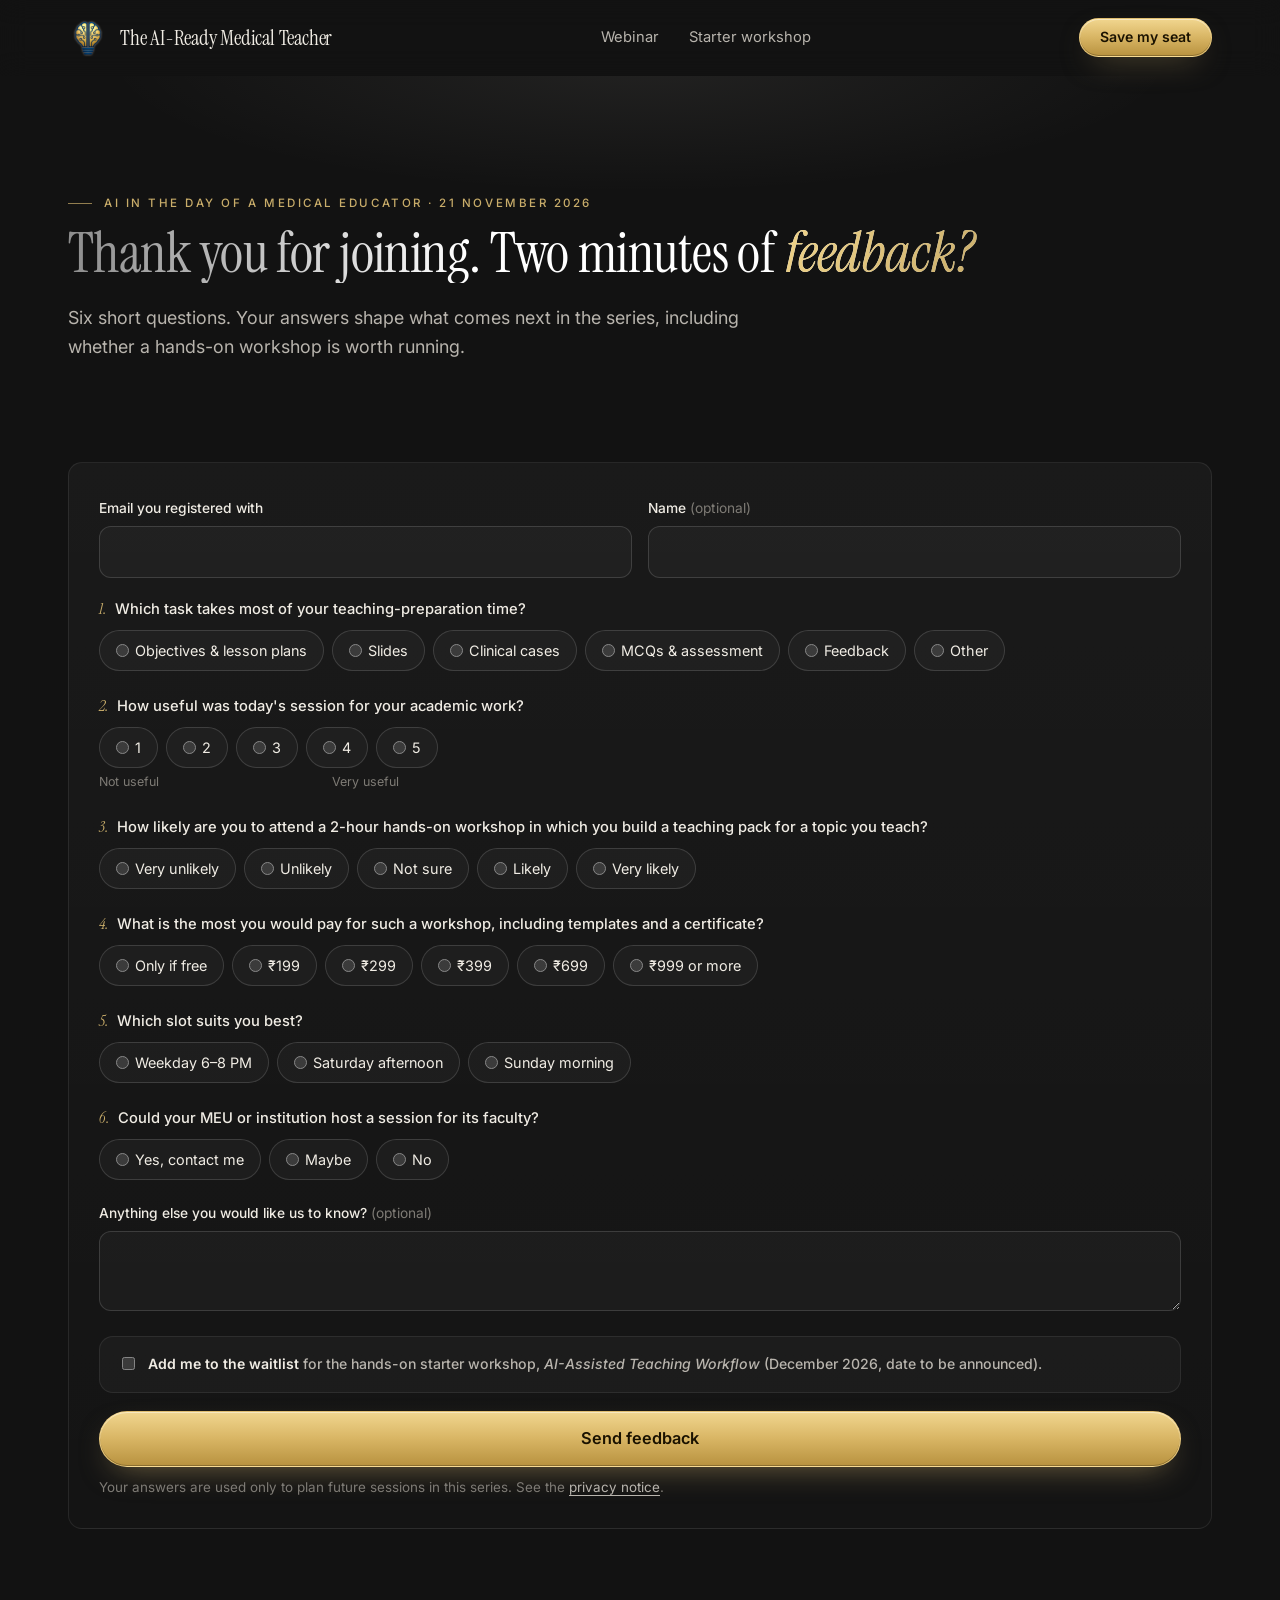
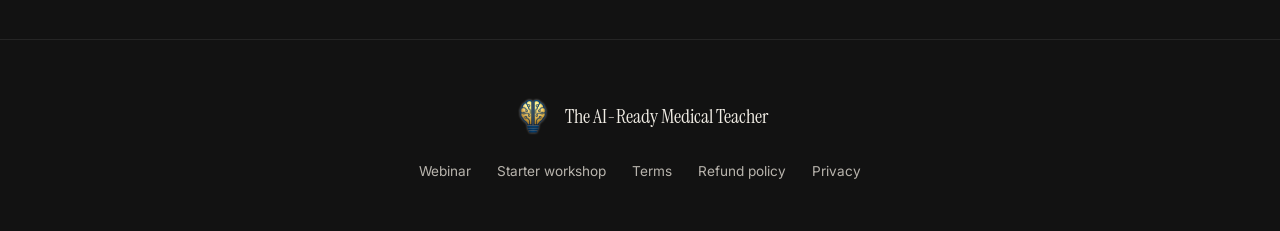
<file: feedback.html>
<!doctype html>
<html lang="en">
<head>
  <meta charset="utf-8">
  <meta name="viewport" content="width=device-width, initial-scale=1">
  <title>Webinar Feedback</title>
  <meta name="description" content="Two-minute feedback form for the webinar AI in the Day of a Medical Educator.">
  <link rel="icon" href="assets/favicon.ico" sizes="any">
  <link rel="apple-touch-icon" href="assets/brain-bulb-mark.png">
  <meta name="theme-color" content="#121212">
  <link rel="preconnect" href="https://fonts.googleapis.com">
  <link rel="preconnect" href="https://fonts.gstatic.com" crossorigin>
  <link rel="stylesheet" href="https://fonts.googleapis.com/css2?family=Instrument+Serif:ital@0;1&family=Inter:wght@300;400;500;600&display=swap">
  <link rel="stylesheet" href="styles.css">
  <link rel="stylesheet" href="brand.css">
</head>
<body>
  <div class="progress" aria-hidden="true"></div>
  <div id="demoBanner" class="demo-banner" hidden>Demo mode: responses are saved only in this browser. Add your Apps Script URL in config.js to go live.</div>

  <header class="topbar">
    <div class="wrap">
      <a class="brand" href="index.html"><img class="brand-logo" src="assets/brain-bulb-mark.png" alt=""><span>The AI-Ready Medical Teacher</span></a>
      <nav><a href="index.html">Webinar</a><a href="workshop.html">Starter workshop</a></nav>
      <a class="btn btn-sm nav-cta" href="index.html#register">Save my seat</a>
    </div>
  </header>

  <div class="page-hero">
    <div class="wrap narrow">
      <div class="eyebrow">AI in the Day of a Medical Educator · 21 November 2026</div>
      <h1>Thank you for joining. Two minutes of <em>feedback?</em></h1>
      <p>Six short questions. Your answers shape what comes next in the series, including whether a hands-on workshop is worth running.</p>
    </div>
  </div>

  <section>
    <div class="wrap narrow">
      <div class="card">
        <form id="surveyForm" novalidate>
          <div class="row-2">
            <div class="field"><label for="email">Email you registered with</label><input id="email" name="email" type="email" required maxlength="160" autocomplete="email"></div>
            <div class="field"><label for="name">Name <span class="opt">(optional)</span></label><input id="name" name="name" type="text" maxlength="120" autocomplete="name"></div>
          </div>

          <fieldset class="q">
            <legend><span class="num">1.</span> Which task takes most of your teaching-preparation time?</legend>
            <div class="choices">
              <label><input type="radio" name="prepTask" value="Objectives &amp; lesson plans" required> Objectives &amp; lesson plans</label>
              <label><input type="radio" name="prepTask" value="Slides"> Slides</label>
              <label><input type="radio" name="prepTask" value="Clinical cases"> Clinical cases</label>
              <label><input type="radio" name="prepTask" value="MCQs &amp; assessment"> MCQs &amp; assessment</label>
              <label><input type="radio" name="prepTask" value="Feedback"> Feedback</label>
              <label><input type="radio" name="prepTask" value="Other"> Other</label>
            </div>
          </fieldset>

          <fieldset class="q">
            <legend><span class="num">2.</span> How useful was today's session for your academic work?</legend>
            <div class="choices">
              <label><input type="radio" name="usefulness" value="1" required> 1</label>
              <label><input type="radio" name="usefulness" value="2"> 2</label>
              <label><input type="radio" name="usefulness" value="3"> 3</label>
              <label><input type="radio" name="usefulness" value="4"> 4</label>
              <label><input type="radio" name="usefulness" value="5"> 5</label>
            </div>
            <div class="scale-ends"><span>Not useful</span><span>Very useful</span></div>
          </fieldset>

          <fieldset class="q">
            <legend><span class="num">3.</span> How likely are you to attend a 2-hour hands-on workshop in which you build a teaching pack for a topic you teach?</legend>
            <div class="choices">
              <label><input type="radio" name="likelihood" value="Very unlikely" required> Very unlikely</label>
              <label><input type="radio" name="likelihood" value="Unlikely"> Unlikely</label>
              <label><input type="radio" name="likelihood" value="Not sure"> Not sure</label>
              <label><input type="radio" name="likelihood" value="Likely"> Likely</label>
              <label><input type="radio" name="likelihood" value="Very likely"> Very likely</label>
            </div>
          </fieldset>

          <fieldset class="q">
            <legend><span class="num">4.</span> What is the most you would pay for such a workshop, including templates and a certificate?</legend>
            <div class="choices">
              <label><input type="radio" name="maxPrice" value="Only if free" required> Only if free</label>
              <label><input type="radio" name="maxPrice" value="₹199"> ₹199</label>
              <label><input type="radio" name="maxPrice" value="₹299"> ₹299</label>
              <label><input type="radio" name="maxPrice" value="₹399"> ₹399</label>
              <label><input type="radio" name="maxPrice" value="₹699"> ₹699</label>
              <label><input type="radio" name="maxPrice" value="₹999 or more"> ₹999 or more</label>
            </div>
          </fieldset>

          <fieldset class="q">
            <legend><span class="num">5.</span> Which slot suits you best?</legend>
            <div class="choices">
              <label><input type="radio" name="slot" value="Weekday 6–8 PM" required> Weekday 6–8 PM</label>
              <label><input type="radio" name="slot" value="Saturday afternoon"> Saturday afternoon</label>
              <label><input type="radio" name="slot" value="Sunday morning"> Sunday morning</label>
            </div>
          </fieldset>

          <fieldset class="q">
            <legend><span class="num">6.</span> Could your MEU or institution host a session for its faculty?</legend>
            <div class="choices">
              <label><input type="radio" name="host" value="Yes, contact me" required> Yes, contact me</label>
              <label><input type="radio" name="host" value="Maybe"> Maybe</label>
              <label><input type="radio" name="host" value="No"> No</label>
            </div>
          </fieldset>

          <div class="row-2" id="hostFields" hidden>
            <div class="field"><label for="hostInstitution">Institution</label><input id="hostInstitution" name="hostInstitution" type="text" maxlength="200"></div>
            <div class="field"><label for="hostContact">Best phone or email to reach you</label><input id="hostContact" name="hostContact" type="text" maxlength="160"></div>
          </div>

          <div class="field"><label for="comment">Anything else you would like us to know? <span class="opt">(optional)</span></label><textarea id="comment" name="comment" maxlength="1000"></textarea></div>

          <div class="waitlist-box">
            <label class="consent" style="margin:0"><input type="checkbox" id="waitlist" name="waitlist"> <span><b>Add me to the waitlist</b> for the hands-on starter workshop, <i>AI-Assisted Teaching Workflow</i> (December 2026, date to be announced).</span></label>
            <label class="consent" id="waitlistConsentRow" hidden><input type="checkbox" id="waitlistConsent" name="waitlistConsent"> I agree to be contacted by email about this workshop. I can ask to be removed at any time.</label>
          </div>

          <input class="hp" type="text" name="website" tabindex="-1" autocomplete="off" aria-hidden="true">
          <button class="btn" type="submit" id="submitBtn">Send feedback</button>
          <div id="formMsg" class="msg" role="status"></div>
          <p class="note">Your answers are used only to plan future sessions in this series. See the <a href="privacy.html">privacy notice</a>.</p>
        </form>
      </div>
    </div>
  </section>

  <footer><span class="footer-brand"><img src="assets/brain-bulb-mark.png" alt="">The AI-Ready Medical Teacher</span>
    <nav><a href="index.html">Webinar</a><a href="workshop.html">Starter workshop</a><a href="terms.html">Terms</a><a href="refund.html">Refund policy</a><a href="privacy.html">Privacy</a></nav>
  </footer>

  <script src="config.js"></script>
  <script src="api.js"></script>
  <script src="site.js"></script>
  <script>
    if (RegAPI.demo) document.getElementById("demoBanner").hidden = false;

    var form = document.getElementById("surveyForm");
    var msg = document.getElementById("formMsg");
    var btn = document.getElementById("submitBtn");
    var hostFields = document.getElementById("hostFields");
    var waitlist = document.getElementById("waitlist");
    var consentRow = document.getElementById("waitlistConsentRow");

    function picked(name) { var el = form.querySelector('input[name="' + name + '"]:checked'); return el ? el.value : ""; }
    function show(kind, text) { msg.className = "msg " + kind; msg.textContent = text; }

    form.addEventListener("change", function () {
      hostFields.hidden = picked("host") !== "Yes, contact me";
      consentRow.hidden = !waitlist.checked;
    });

    form.addEventListener("submit", async function (e) {
      e.preventDefault();
      var f = form.elements;
      var data = {
        type: "survey",
        email: f.email.value.trim(),
        name: f.name.value.trim(),
        prepTask: picked("prepTask"),
        usefulness: Number(picked("usefulness")),
        likelihood: picked("likelihood"),
        maxPrice: picked("maxPrice"),
        slot: picked("slot"),
        host: picked("host"),
        hostInstitution: picked("host") === "Yes, contact me" ? f.hostInstitution.value.trim() : "",
        hostContact: picked("host") === "Yes, contact me" ? f.hostContact.value.trim() : "",
        comment: f.comment.value.trim(),
        waitlist: waitlist.checked,
        waitlistConsent: f.waitlistConsent.checked,
        website: f.website.value
      };
      if (!/^[^\s@]+@[^\s@]+\.[^\s@]+$/.test(data.email)) return show("err", "Please enter the email you registered with.");
      if (!data.prepTask || !data.usefulness || !data.likelihood || !data.maxPrice || !data.slot || !data.host) return show("err", "Please answer all six questions.");
      if (data.waitlist && !data.waitlistConsent) return show("err", "To join the waitlist, please tick the box agreeing to be contacted.");

      btn.disabled = true; btn.textContent = "Sending…";
      try {
        var res = await RegAPI.submit(data);
        if (!res || !res.ok) throw new Error(res && res.error || "failed");
        form.reset(); hostFields.hidden = true; consentRow.hidden = true;
        show("ok", (res.updated ? "Your earlier response has been updated. " : "Thank you, your feedback is saved. ") +
          (data.waitlist ? "You are on the waitlist and will hear first when registration opens." : ""));
        msg.scrollIntoView({ behavior: "smooth", block: "center" });
      } catch (err) {
        show("err", "Sorry, something went wrong. Please try again in a moment.");
      } finally {
        btn.disabled = false; btn.textContent = "Send feedback";
      }
    });
  </script>
</body>
</html>
</file>
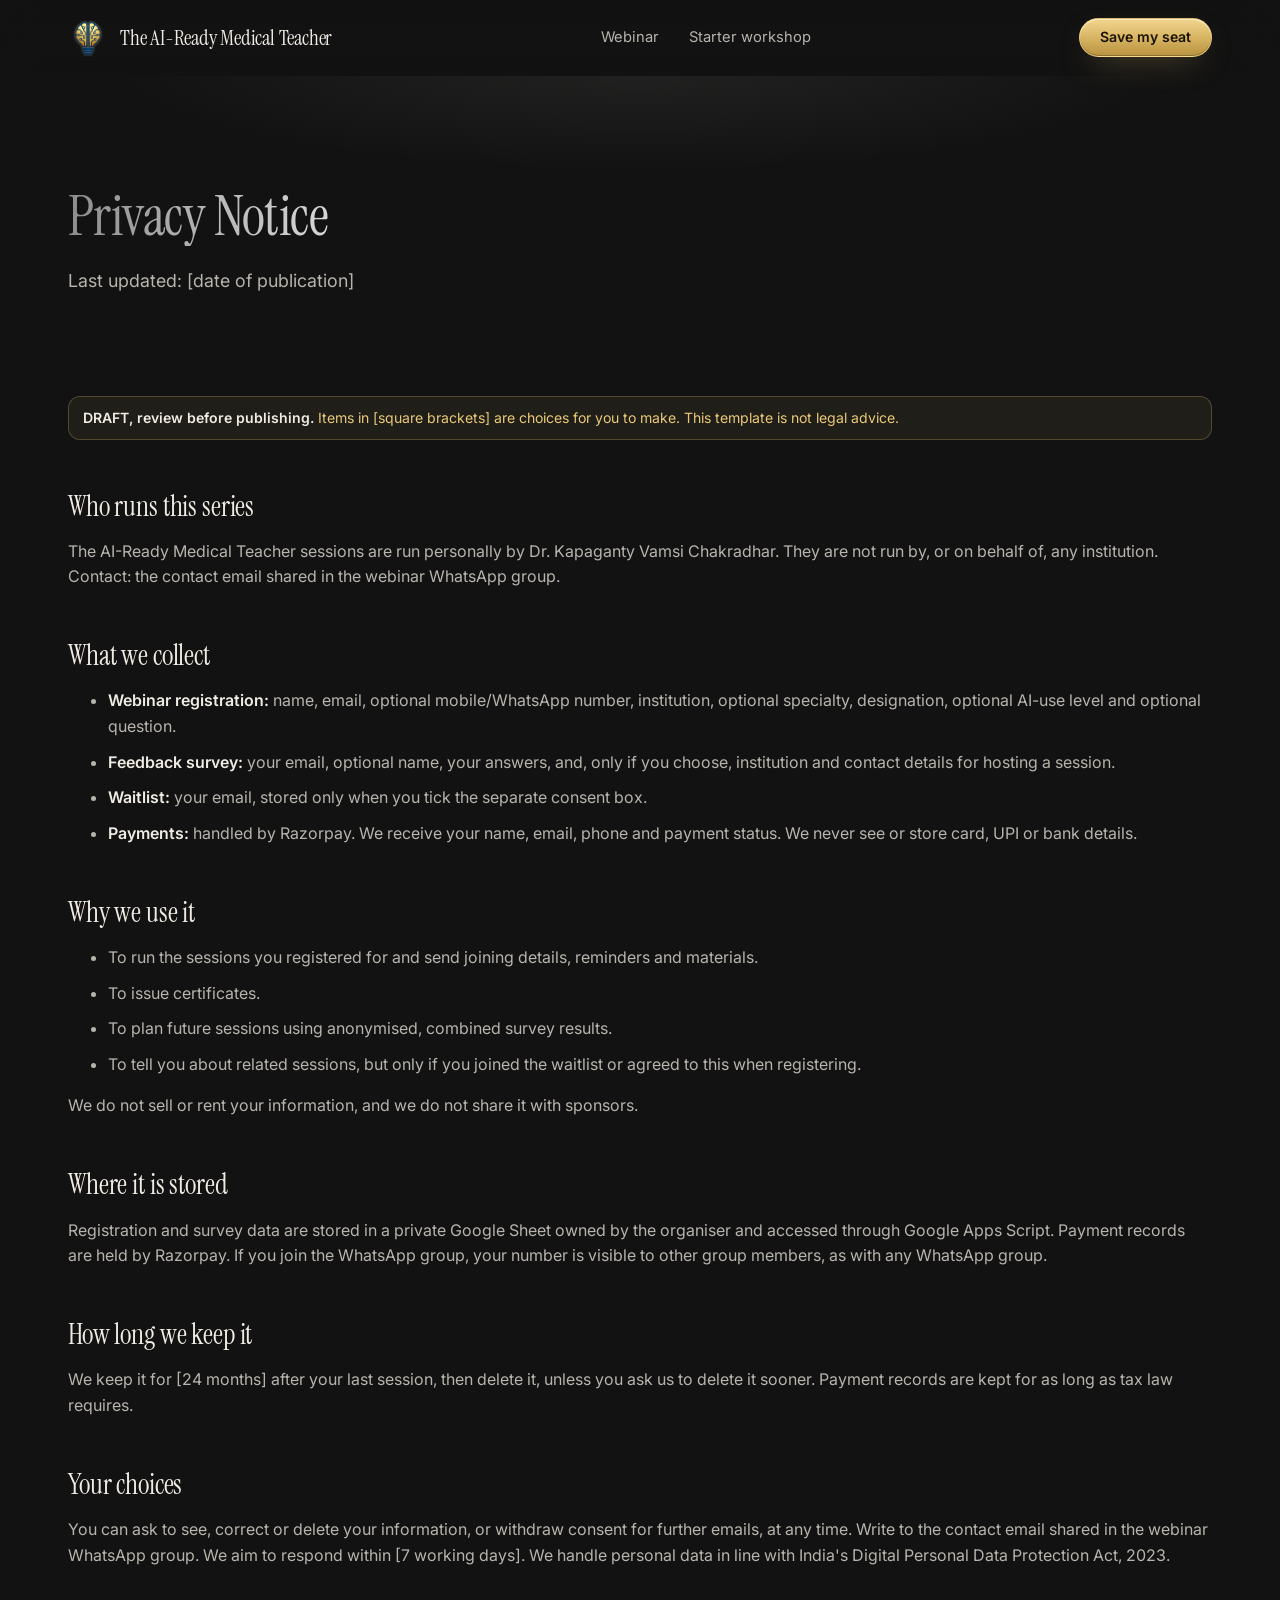
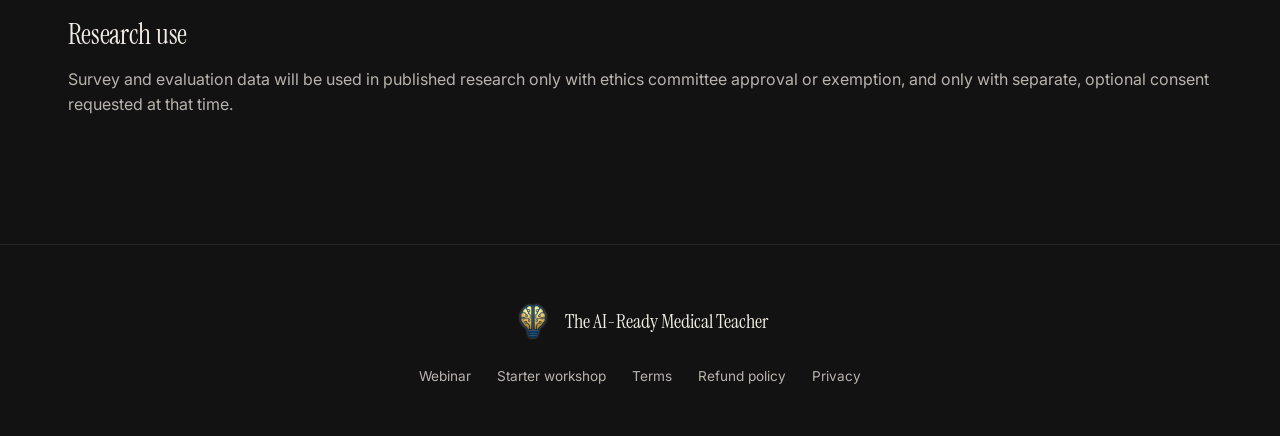
<file: privacy.html>
<!doctype html>
<html lang="en">
<head>
  <meta charset="utf-8">
  <meta name="viewport" content="width=device-width, initial-scale=1">
  <title>Privacy Notice</title>
  <meta name="robots" content="noindex">
  <link rel="icon" href="assets/favicon.ico" sizes="any">
  <link rel="apple-touch-icon" href="assets/brain-bulb-mark.png">
  <meta name="theme-color" content="#121212">
  <link rel="preconnect" href="https://fonts.googleapis.com">
  <link rel="preconnect" href="https://fonts.gstatic.com" crossorigin>
  <link rel="stylesheet" href="https://fonts.googleapis.com/css2?family=Instrument+Serif:ital@0;1&family=Inter:wght@300;400;500;600&display=swap">
  <link rel="stylesheet" href="styles.css">
  <link rel="stylesheet" href="brand.css">
</head>
<body>
  <div class="progress" aria-hidden="true"></div>
  <header class="topbar">
    <div class="wrap">
      <a class="brand" href="index.html"><img class="brand-logo" src="assets/brain-bulb-mark.png" alt=""><span>The AI-Ready Medical Teacher</span></a>
      <nav><a href="index.html">Webinar</a><a href="workshop.html">Starter workshop</a></nav>
      <a class="btn btn-sm nav-cta" href="index.html#register">Save my seat</a>
    </div>
  </header>

  <div class="page-hero">
    <div class="wrap narrow">
      <h1>Privacy Notice</h1>
      <p>Last updated: [date of publication]</p>
    </div>
  </div>

  <section>
    <div class="wrap narrow prose">
      <div class="draft-flag"><b>DRAFT, review before publishing.</b> Items in [square brackets] are choices for you to make. This template is not legal advice.</div>
      <h2>Who runs this series</h2>
      <p>The AI-Ready Medical Teacher sessions are run personally by Dr. Kapaganty Vamsi Chakradhar. They are not run by, or on behalf of, any institution. Contact: <span data-contact></span>.</p>

      <h2>What we collect</h2>
      <ul>
        <li><b>Webinar registration:</b> name, email, optional mobile/WhatsApp number, institution, optional specialty, designation, optional AI-use level and optional question.</li>
        <li><b>Feedback survey:</b> your email, optional name, your answers, and, only if you choose, institution and contact details for hosting a session.</li>
        <li><b>Waitlist:</b> your email, stored only when you tick the separate consent box.</li>
        <li><b>Payments:</b> handled by Razorpay. We receive your name, email, phone and payment status. We never see or store card, UPI or bank details.</li>
      </ul>

      <h2>Why we use it</h2>
      <ul>
        <li>To run the sessions you registered for and send joining details, reminders and materials.</li>
        <li>To issue certificates.</li>
        <li>To plan future sessions using anonymised, combined survey results.</li>
        <li>To tell you about related sessions, but only if you joined the waitlist or agreed to this when registering.</li>
      </ul>
      <p>We do not sell or rent your information, and we do not share it with sponsors.</p>

      <h2>Where it is stored</h2>
      <p>Registration and survey data are stored in a private Google Sheet owned by the organiser and accessed through Google Apps Script. Payment records are held by Razorpay. If you join the WhatsApp group, your number is visible to other group members, as with any WhatsApp group.</p>

      <h2>How long we keep it</h2>
      <p>We keep it for [24 months] after your last session, then delete it, unless you ask us to delete it sooner. Payment records are kept for as long as tax law requires.</p>

      <h2>Your choices</h2>
      <p>You can ask to see, correct or delete your information, or withdraw consent for further emails, at any time. Write to <span data-contact></span>. We aim to respond within [7 working days]. We handle personal data in line with India's Digital Personal Data Protection Act, 2023.</p>

      <h2>Research use</h2>
      <p>Survey and evaluation data will be used in published research only with ethics committee approval or exemption, and only with separate, optional consent requested at that time.</p>
    </div>
  </section>

  <footer><span class="footer-brand"><img src="assets/brain-bulb-mark.png" alt="">The AI-Ready Medical Teacher</span>
    <nav><a href="index.html">Webinar</a><a href="workshop.html">Starter workshop</a><a href="terms.html">Terms</a><a href="refund.html">Refund policy</a><a href="privacy.html">Privacy</a></nav>
  </footer>

  <script src="config.js"></script>
  <script src="site.js"></script>
</body>
</html>
</file>
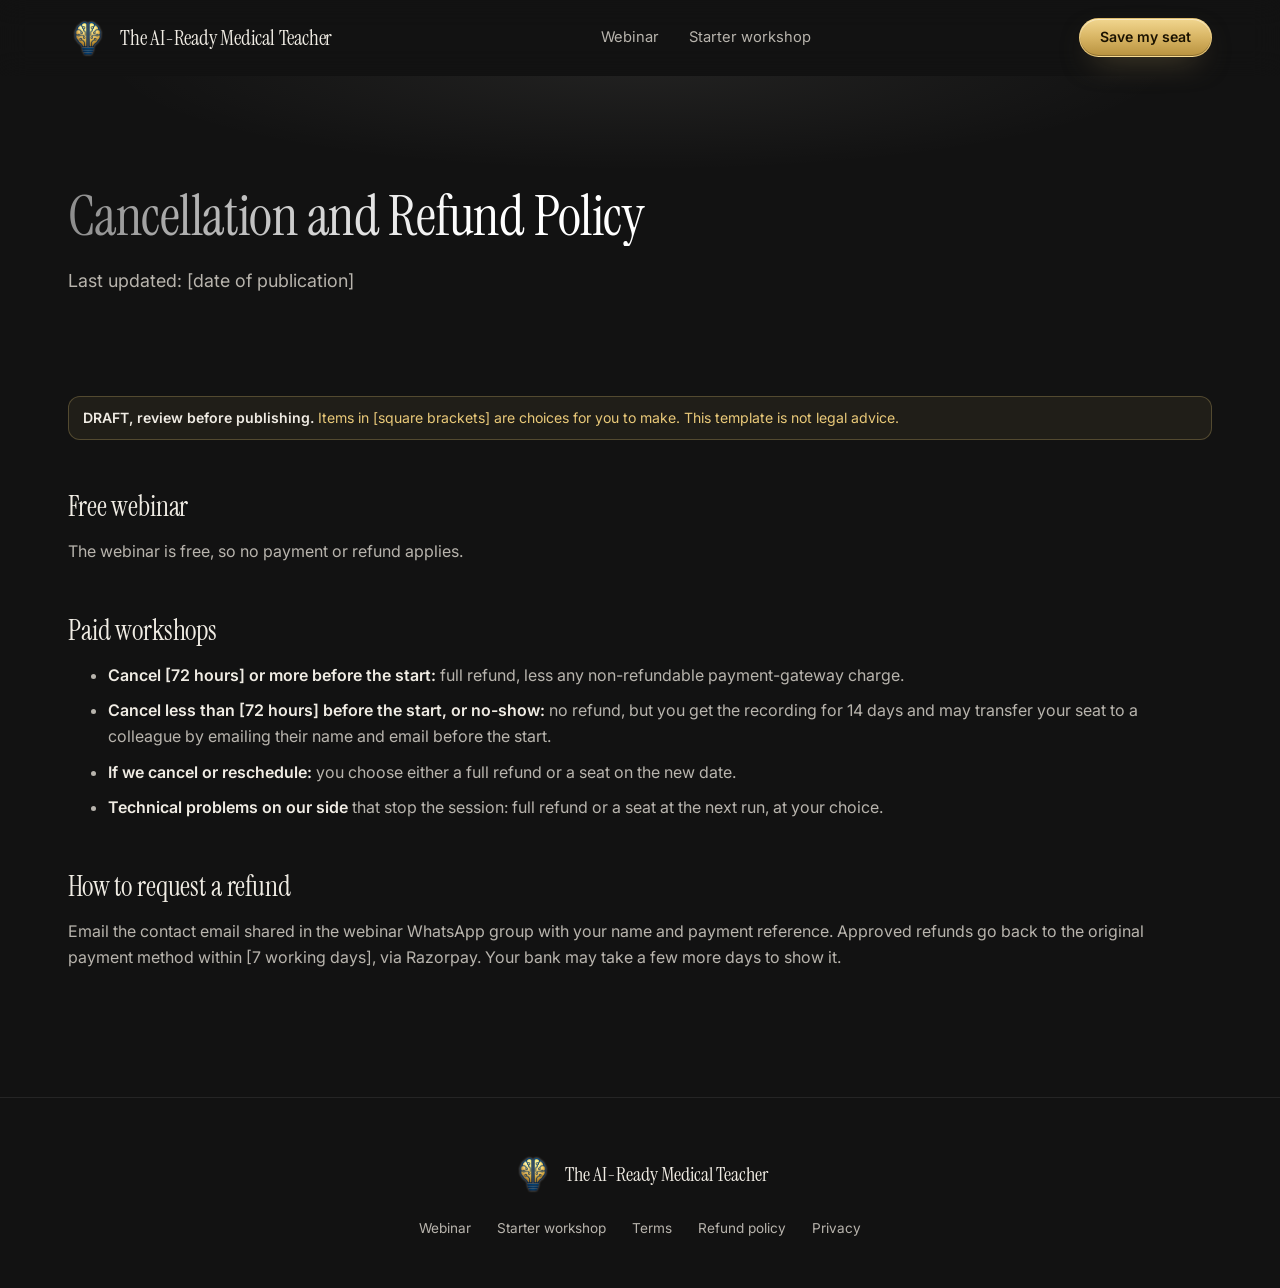
<file: refund.html>
<!doctype html>
<html lang="en">
<head>
  <meta charset="utf-8">
  <meta name="viewport" content="width=device-width, initial-scale=1">
  <title>Cancellation and Refund Policy</title>
  <meta name="robots" content="noindex">
  <link rel="icon" href="assets/favicon.ico" sizes="any">
  <link rel="apple-touch-icon" href="assets/brain-bulb-mark.png">
  <meta name="theme-color" content="#121212">
  <link rel="preconnect" href="https://fonts.googleapis.com">
  <link rel="preconnect" href="https://fonts.gstatic.com" crossorigin>
  <link rel="stylesheet" href="https://fonts.googleapis.com/css2?family=Instrument+Serif:ital@0;1&family=Inter:wght@300;400;500;600&display=swap">
  <link rel="stylesheet" href="styles.css">
  <link rel="stylesheet" href="brand.css">
</head>
<body>
  <div class="progress" aria-hidden="true"></div>
  <header class="topbar">
    <div class="wrap">
      <a class="brand" href="index.html"><img class="brand-logo" src="assets/brain-bulb-mark.png" alt=""><span>The AI-Ready Medical Teacher</span></a>
      <nav><a href="index.html">Webinar</a><a href="workshop.html">Starter workshop</a></nav>
      <a class="btn btn-sm nav-cta" href="index.html#register">Save my seat</a>
    </div>
  </header>

  <div class="page-hero">
    <div class="wrap narrow">
      <h1>Cancellation and Refund Policy</h1>
      <p>Last updated: [date of publication]</p>
    </div>
  </div>

  <section>
    <div class="wrap narrow prose">
      <div class="draft-flag"><b>DRAFT, review before publishing.</b> Items in [square brackets] are choices for you to make. This template is not legal advice.</div>
      <h2>Free webinar</h2>
      <p>The webinar is free, so no payment or refund applies.</p>

      <h2>Paid workshops</h2>
      <ul>
        <li><b>Cancel [72 hours] or more before the start:</b> full refund, less any non-refundable payment-gateway charge.</li>
        <li><b>Cancel less than [72 hours] before the start, or no-show:</b> no refund, but you get the recording for 14 days and may transfer your seat to a colleague by emailing their name and email before the start.</li>
        <li><b>If we cancel or reschedule:</b> you choose either a full refund or a seat on the new date.</li>
        <li><b>Technical problems on our side</b> that stop the session: full refund or a seat at the next run, at your choice.</li>
      </ul>

      <h2>How to request a refund</h2>
      <p>Email <span data-contact></span> with your name and payment reference. Approved refunds go back to the original payment method within [7 working days], via Razorpay. Your bank may take a few more days to show it.</p>
    </div>
  </section>

  <footer><span class="footer-brand"><img src="assets/brain-bulb-mark.png" alt="">The AI-Ready Medical Teacher</span>
    <nav><a href="index.html">Webinar</a><a href="workshop.html">Starter workshop</a><a href="terms.html">Terms</a><a href="refund.html">Refund policy</a><a href="privacy.html">Privacy</a></nav>
  </footer>

  <script src="config.js"></script>
  <script src="site.js"></script>
</body>
</html>
</file>
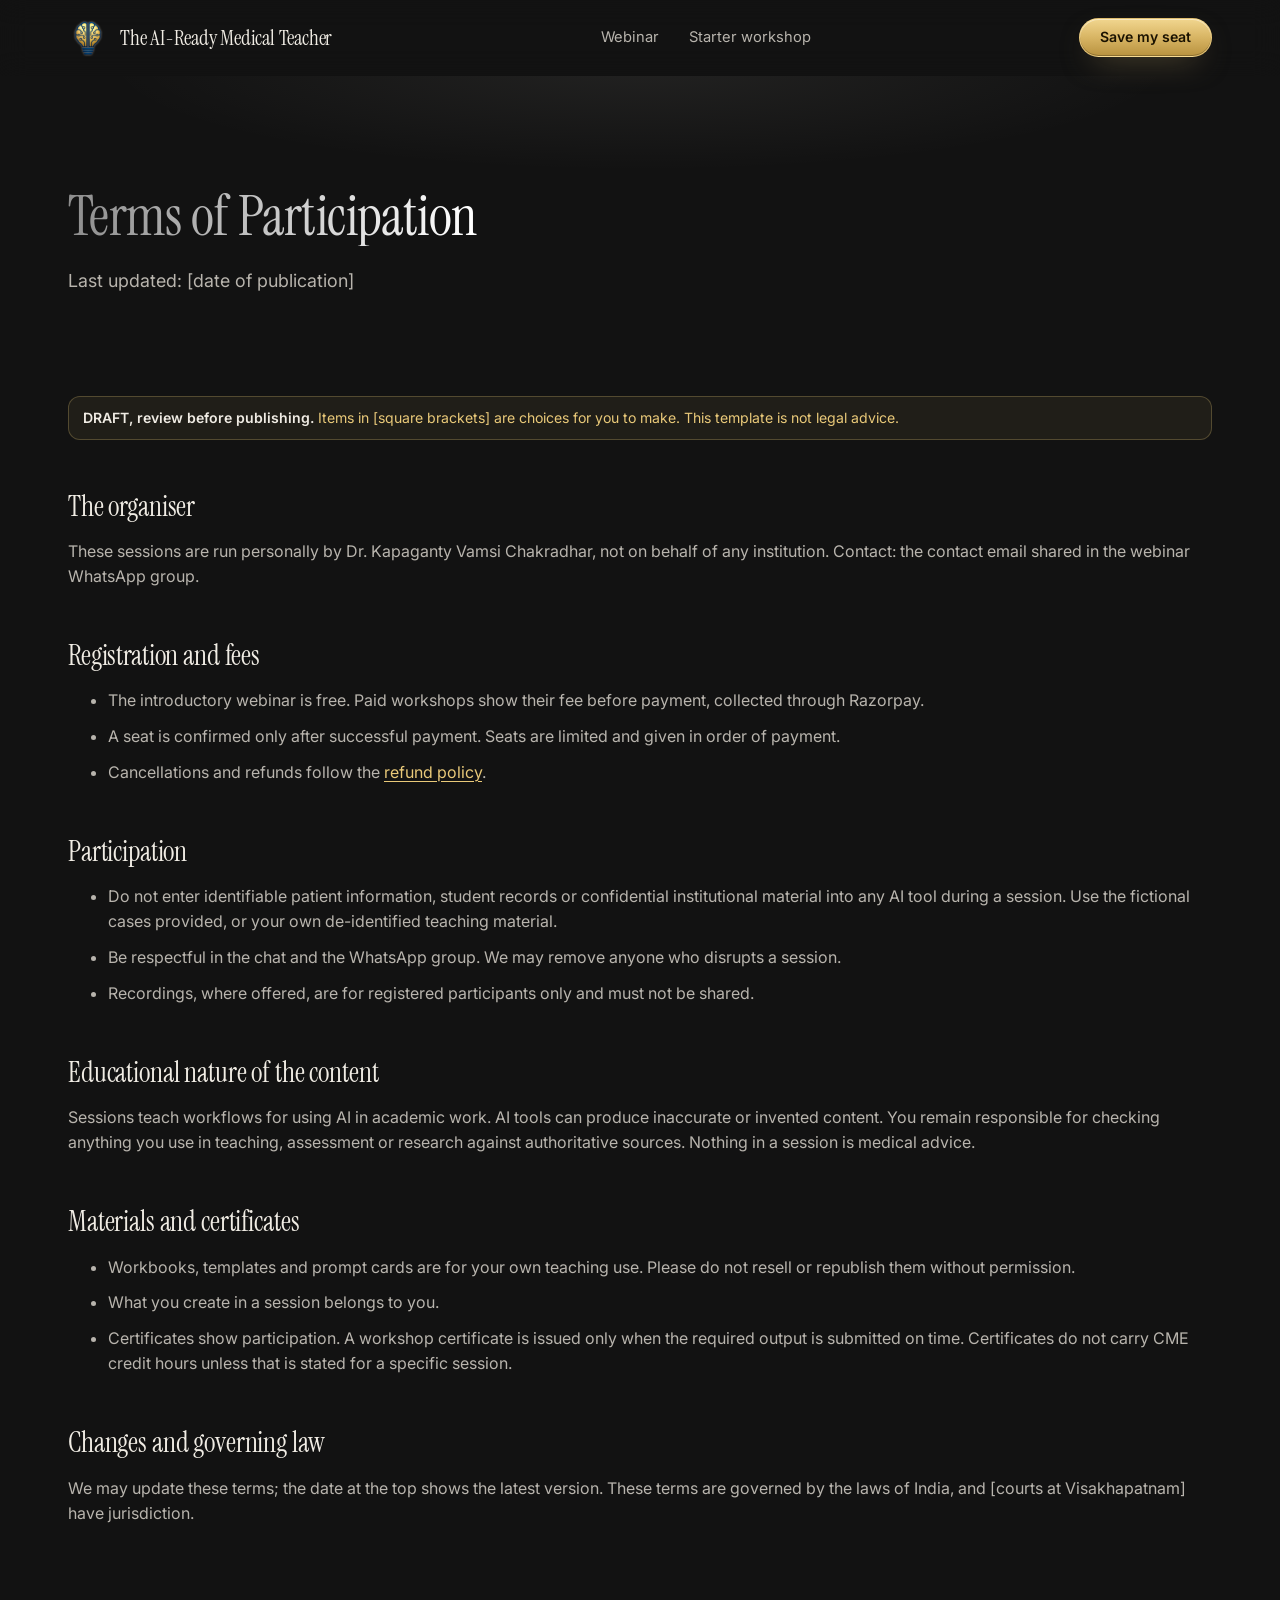
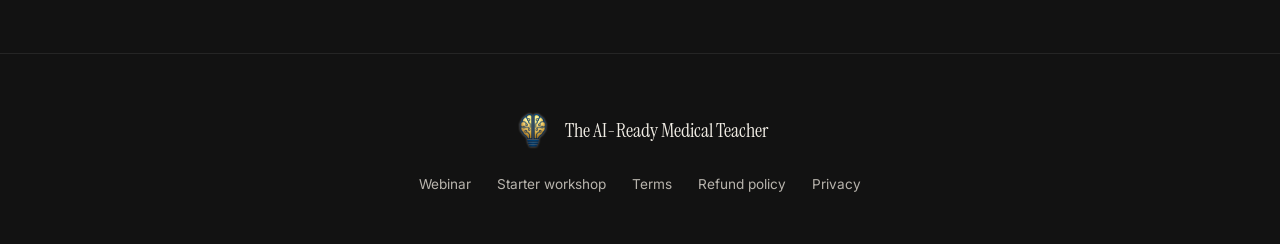
<file: terms.html>
<!doctype html>
<html lang="en">
<head>
  <meta charset="utf-8">
  <meta name="viewport" content="width=device-width, initial-scale=1">
  <title>Terms of Participation</title>
  <meta name="robots" content="noindex">
  <link rel="icon" href="assets/favicon.ico" sizes="any">
  <link rel="apple-touch-icon" href="assets/brain-bulb-mark.png">
  <meta name="theme-color" content="#121212">
  <link rel="preconnect" href="https://fonts.googleapis.com">
  <link rel="preconnect" href="https://fonts.gstatic.com" crossorigin>
  <link rel="stylesheet" href="https://fonts.googleapis.com/css2?family=Instrument+Serif:ital@0;1&family=Inter:wght@300;400;500;600&display=swap">
  <link rel="stylesheet" href="styles.css">
  <link rel="stylesheet" href="brand.css">
</head>
<body>
  <div class="progress" aria-hidden="true"></div>
  <header class="topbar">
    <div class="wrap">
      <a class="brand" href="index.html"><img class="brand-logo" src="assets/brain-bulb-mark.png" alt=""><span>The AI-Ready Medical Teacher</span></a>
      <nav><a href="index.html">Webinar</a><a href="workshop.html">Starter workshop</a></nav>
      <a class="btn btn-sm nav-cta" href="index.html#register">Save my seat</a>
    </div>
  </header>

  <div class="page-hero">
    <div class="wrap narrow">
      <h1>Terms of Participation</h1>
      <p>Last updated: [date of publication]</p>
    </div>
  </div>

  <section>
    <div class="wrap narrow prose">
      <div class="draft-flag"><b>DRAFT, review before publishing.</b> Items in [square brackets] are choices for you to make. This template is not legal advice.</div>
      <h2>The organiser</h2>
      <p>These sessions are run personally by Dr. Kapaganty Vamsi Chakradhar, not on behalf of any institution. Contact: <span data-contact></span>.</p>

      <h2>Registration and fees</h2>
      <ul>
        <li>The introductory webinar is free. Paid workshops show their fee before payment, collected through Razorpay.</li>
        <li>A seat is confirmed only after successful payment. Seats are limited and given in order of payment.</li>
        <li>Cancellations and refunds follow the <a href="refund.html">refund policy</a>.</li>
      </ul>

      <h2>Participation</h2>
      <ul>
        <li>Do not enter identifiable patient information, student records or confidential institutional material into any AI tool during a session. Use the fictional cases provided, or your own de-identified teaching material.</li>
        <li>Be respectful in the chat and the WhatsApp group. We may remove anyone who disrupts a session.</li>
        <li>Recordings, where offered, are for registered participants only and must not be shared.</li>
      </ul>

      <h2>Educational nature of the content</h2>
      <p>Sessions teach workflows for using AI in academic work. AI tools can produce inaccurate or invented content. You remain responsible for checking anything you use in teaching, assessment or research against authoritative sources. Nothing in a session is medical advice.</p>

      <h2>Materials and certificates</h2>
      <ul>
        <li>Workbooks, templates and prompt cards are for your own teaching use. Please do not resell or republish them without permission.</li>
        <li>What you create in a session belongs to you.</li>
        <li>Certificates show participation. A workshop certificate is issued only when the required output is submitted on time. Certificates do not carry CME credit hours unless that is stated for a specific session.</li>
      </ul>

      <h2>Changes and governing law</h2>
      <p>We may update these terms; the date at the top shows the latest version. These terms are governed by the laws of India, and [courts at Visakhapatnam] have jurisdiction.</p>
    </div>
  </section>

  <footer><span class="footer-brand"><img src="assets/brain-bulb-mark.png" alt="">The AI-Ready Medical Teacher</span>
    <nav><a href="index.html">Webinar</a><a href="workshop.html">Starter workshop</a><a href="terms.html">Terms</a><a href="refund.html">Refund policy</a><a href="privacy.html">Privacy</a></nav>
  </footer>

  <script src="config.js"></script>
  <script src="site.js"></script>
</body>
</html>
</file>
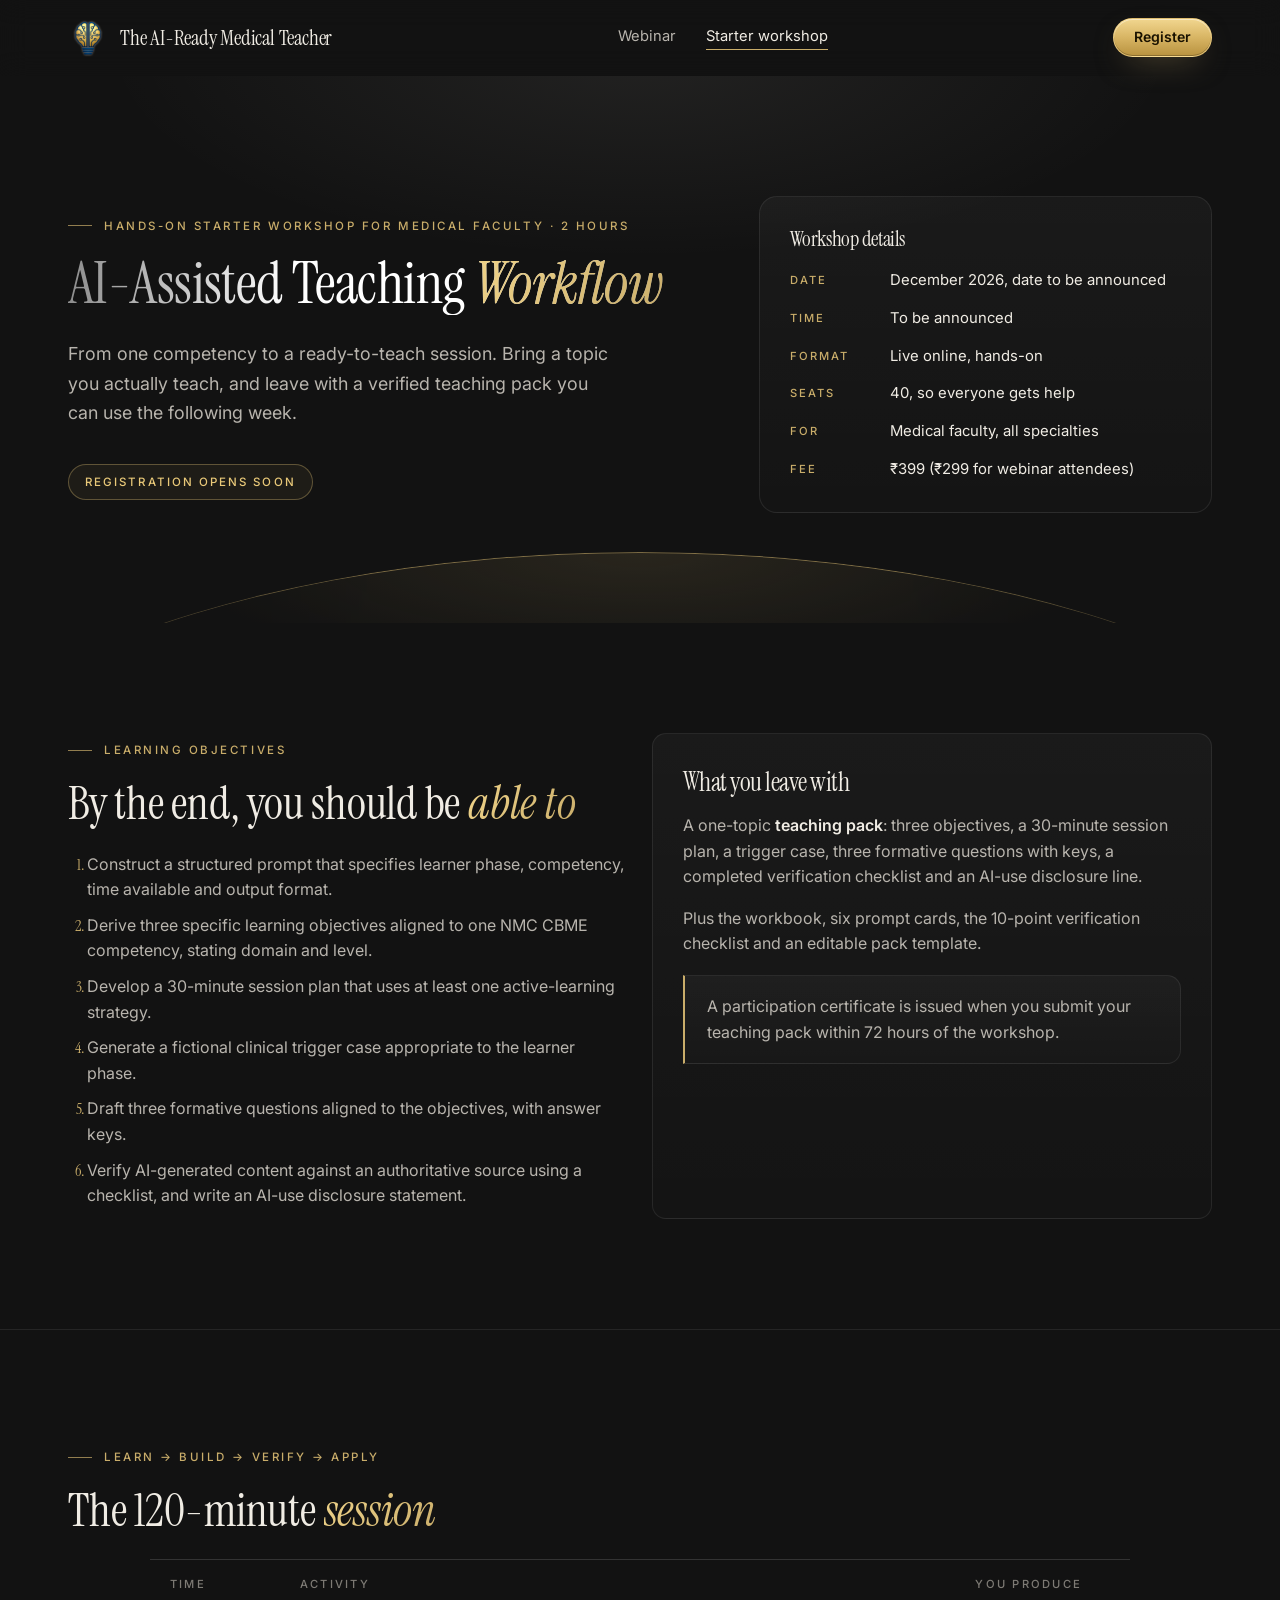
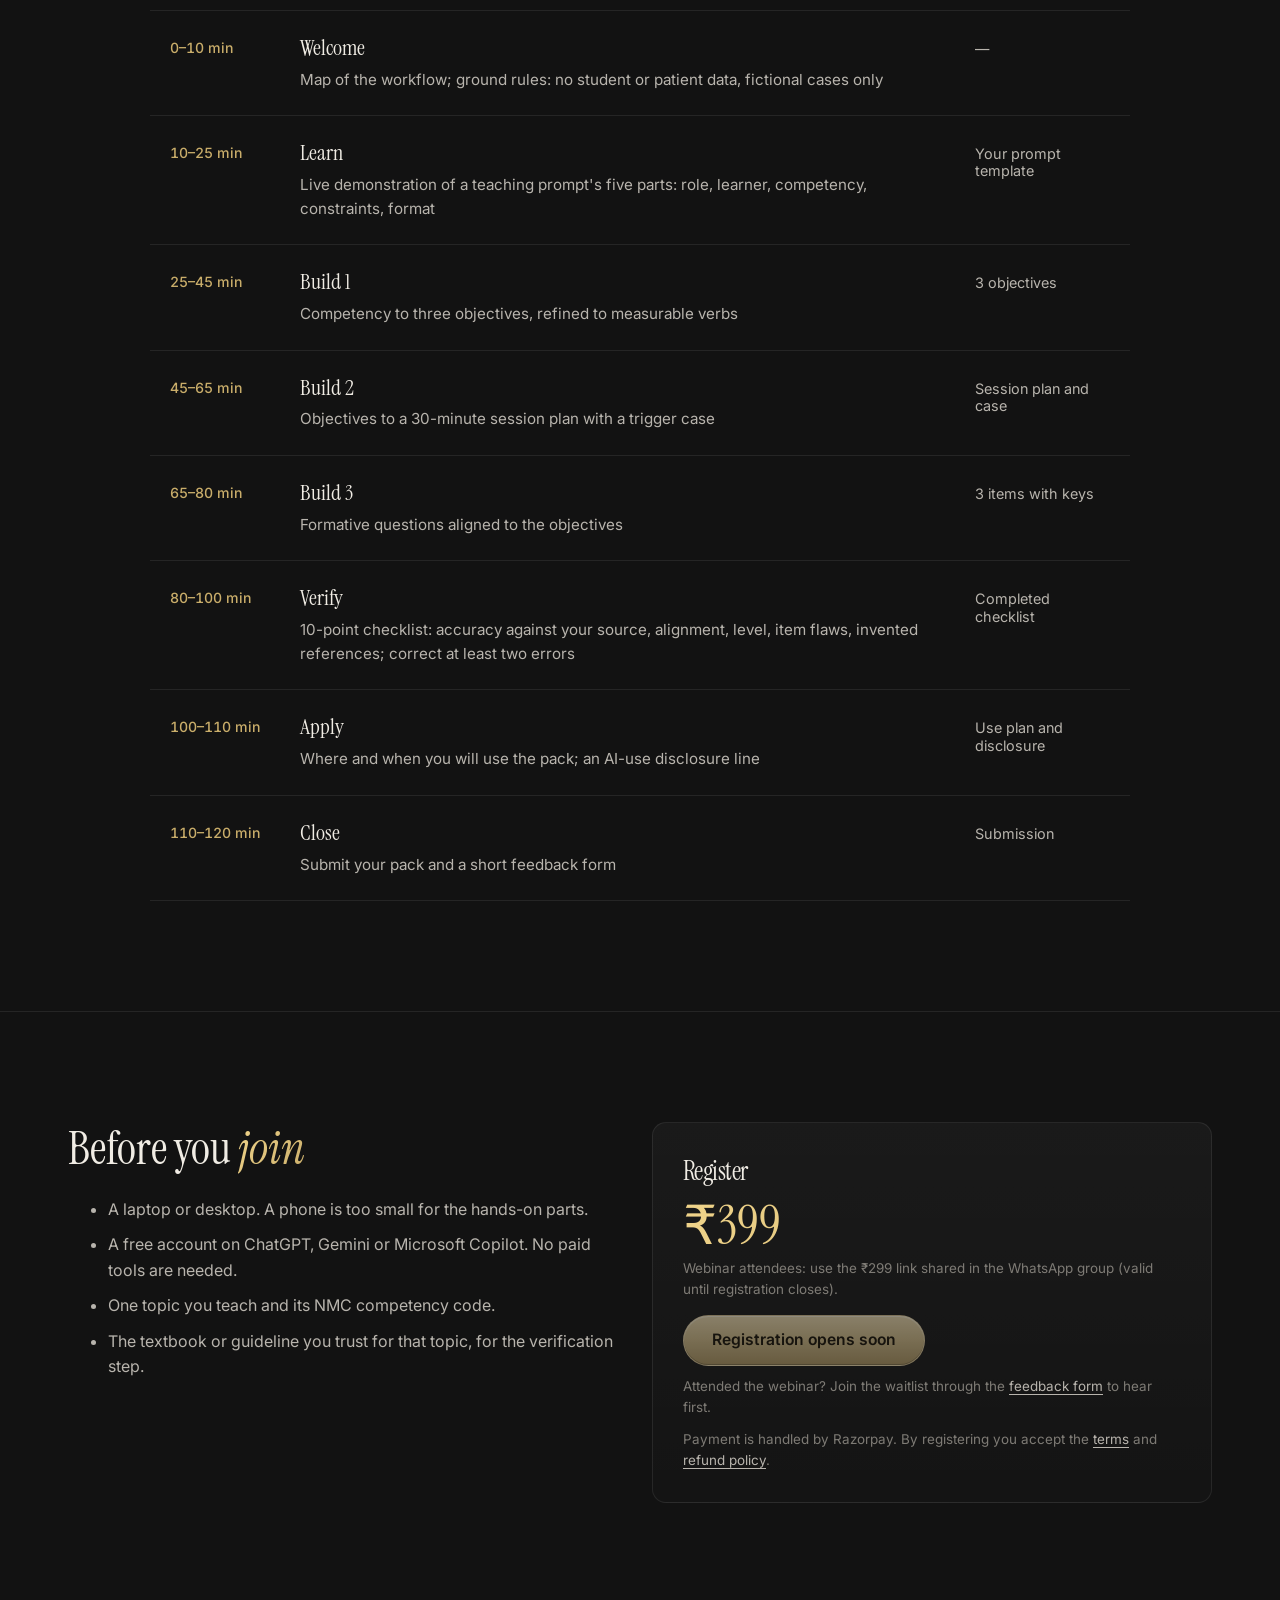
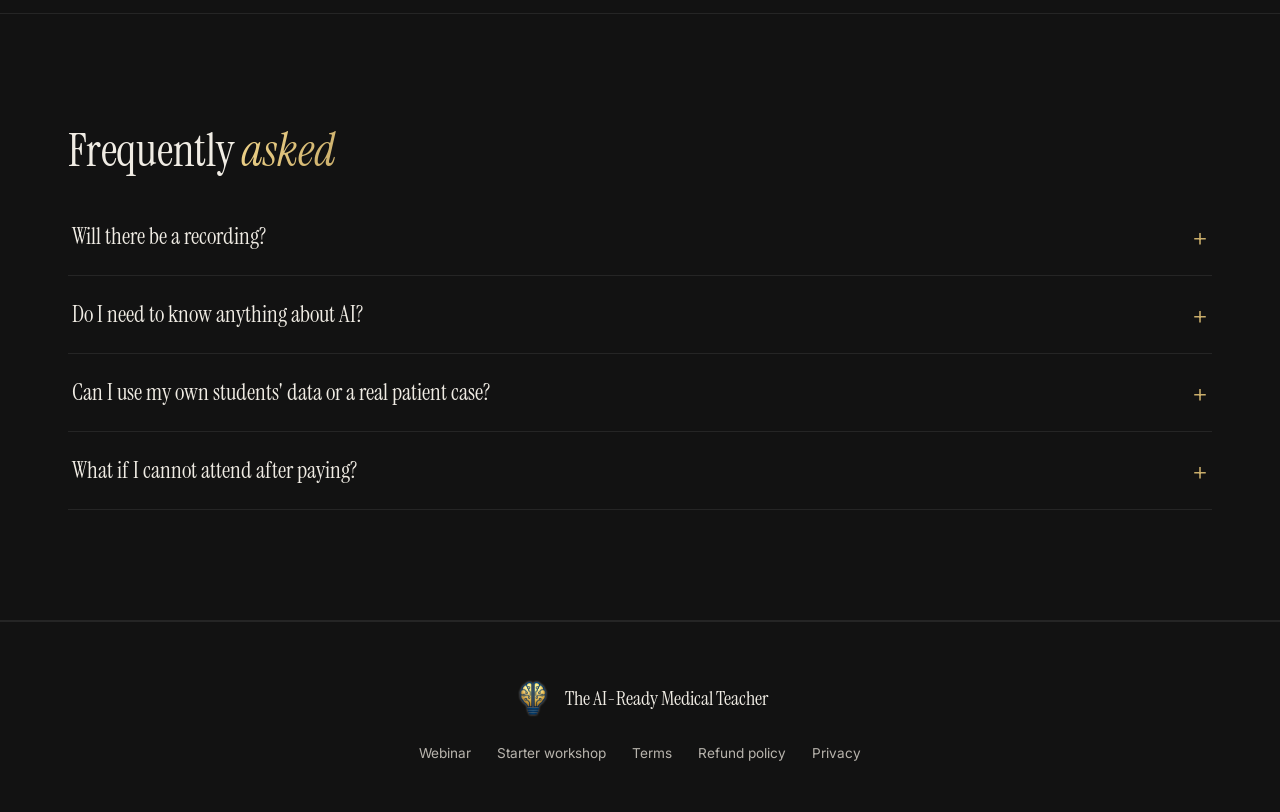
<file: workshop.html>
<!doctype html>
<html lang="en">
<head>
  <meta charset="utf-8">
  <meta name="viewport" content="width=device-width, initial-scale=1">
  <title>AI-Assisted Teaching Workflow</title>
  <meta name="description" content="Two-hour hands-on starter workshop for medical faculty: turn one NMC CBME competency into a verified, ready-to-teach session pack with AI assistance.">
  <link rel="icon" href="assets/favicon.ico" sizes="any">
  <link rel="apple-touch-icon" href="assets/brain-bulb-mark.png">
  <meta name="theme-color" content="#121212">
  <link rel="preconnect" href="https://fonts.googleapis.com">
  <link rel="preconnect" href="https://fonts.gstatic.com" crossorigin>
  <link rel="stylesheet" href="https://fonts.googleapis.com/css2?family=Instrument+Serif:ital@0;1&family=Inter:wght@300;400;500;600&display=swap">
  <link rel="stylesheet" href="styles.css">
  <link rel="stylesheet" href="brand.css">
</head>
<body>
  <div class="progress" aria-hidden="true"></div>
  <header class="topbar">
    <div class="wrap">
      <a class="brand" href="index.html"><img class="brand-logo" src="assets/brain-bulb-mark.png" alt=""><span>The AI-Ready Medical Teacher</span></a>
      <nav><a href="index.html">Webinar</a><a href="workshop.html" aria-current="page">Starter workshop</a></nav>
      <a class="btn btn-sm nav-cta" href="#register">Register</a>
    </div>
  </header>

  <div class="hero">
    <svg class="hero-traces" viewBox="0 0 420 260" aria-hidden="true">
      <path d="M0 210 H120 Q140 210 150 190 L180 130 Q190 110 212 110 H260"/><circle cx="272" cy="110" r="12"/>
      <path d="M0 240 H200 Q220 240 232 222 L250 196"/><circle cx="258" cy="184" r="12"/>
      <path d="M40 260 V180 Q40 160 60 160 H96"/><circle cx="108" cy="160" r="12"/>
      <path d="M0 150 H40 Q60 150 70 130 L84 104"/><circle cx="90" cy="92" r="12"/>
    </svg>
    <div class="wrap">
      <div>
        <div class="eyebrow">Hands-on starter workshop for medical faculty · 2 hours</div>
        <h1>AI-Assisted Teaching <em>Workflow</em></h1>
        <p>From one competency to a ready-to-teach session. Bring a topic you actually teach, and leave with a verified teaching pack you can use the following week.</p>
        <div class="hero-cta">
          <span class="status" id="statusPill">Registration opens soon</span>
        </div>
      </div>
      <aside class="details">
        <h3>Workshop details</h3>
        <dl>
          <dt>Date</dt><dd>December 2026, date to be announced</dd>
          <dt>Time</dt><dd>To be announced</dd>
          <dt>Format</dt><dd>Live online, hands-on</dd>
          <dt>Seats</dt><dd>40, so everyone gets help</dd>
          <dt>For</dt><dd>Medical faculty, all specialties</dd>
          <dt>Fee</dt><dd>₹399 (₹299 for webinar attendees)</dd>
        </dl>
      </aside>
    </div>
  </div>

  <section>
    <div class="wrap grid-2">
      <div>
        <div class="kicker">Learning objectives</div>
        <h2>By the end, you should be <em>able to</em></h2>
        <ol class="objectives">
          <li>Construct a structured prompt that specifies learner phase, competency, time available and output format.</li>
          <li>Derive three specific learning objectives aligned to one NMC CBME competency, stating domain and level.</li>
          <li>Develop a 30-minute session plan that uses at least one active-learning strategy.</li>
          <li>Generate a fictional clinical trigger case appropriate to the learner phase.</li>
          <li>Draft three formative questions aligned to the objectives, with answer keys.</li>
          <li>Verify AI-generated content against an authoritative source using a checklist, and write an AI-use disclosure statement.</li>
        </ol>
      </div>
      <div class="card">
        <h3>What you leave with</h3>
        <p>A one-topic <b>teaching pack</b>: three objectives, a 30-minute session plan, a trigger case, three formative questions with keys, a completed verification checklist and an AI-use disclosure line.</p>
        <p>Plus the workbook, six prompt cards, the 10-point verification checklist and an editable pack template.</p>
        <div class="callout">A participation certificate is issued when you submit your teaching pack within 72 hours of the workshop.</div>
      </div>
    </div>
  </section>

  <section class="alt">
    <div class="wrap">
      <div class="kicker">Learn → Build → Verify → Apply</div>
      <h2>The 120-minute <em>session</em></h2>
      <table class="agenda">
        <thead><tr><th>Time</th><th>Activity</th><th>You produce</th></tr></thead>
        <tbody>
          <tr><td>0–10 min</td><td>Welcome<span>Map of the workflow; ground rules: no student or patient data, fictional cases only</span></td><td class="out">—</td></tr>
          <tr><td>10–25 min</td><td>Learn<span>Live demonstration of a teaching prompt's five parts: role, learner, competency, constraints, format</span></td><td class="out">Your prompt template</td></tr>
          <tr><td>25–45 min</td><td>Build 1<span>Competency to three objectives, refined to measurable verbs</span></td><td class="out">3 objectives</td></tr>
          <tr><td>45–65 min</td><td>Build 2<span>Objectives to a 30-minute session plan with a trigger case</span></td><td class="out">Session plan and case</td></tr>
          <tr><td>65–80 min</td><td>Build 3<span>Formative questions aligned to the objectives</span></td><td class="out">3 items with keys</td></tr>
          <tr><td>80–100 min</td><td>Verify<span>10-point checklist: accuracy against your source, alignment, level, item flaws, invented references; correct at least two errors</span></td><td class="out">Completed checklist</td></tr>
          <tr><td>100–110 min</td><td>Apply<span>Where and when you will use the pack; an AI-use disclosure line</span></td><td class="out">Use plan and disclosure</td></tr>
          <tr><td>110–120 min</td><td>Close<span>Submit your pack and a short feedback form</span></td><td class="out">Submission</td></tr>
        </tbody>
      </table>
    </div>
  </section>

  <section>
    <div class="wrap grid-2">
      <div>
        <h2>Before you <em>join</em></h2>
        <ul>
          <li>A laptop or desktop. A phone is too small for the hands-on parts.</li>
          <li>A free account on ChatGPT, Gemini or Microsoft Copilot. No paid tools are needed.</li>
          <li>One topic you teach and its NMC competency code.</li>
          <li>The textbook or guideline you trust for that topic, for the verification step.</li>
        </ul>
      </div>
      <div class="card" id="register">
        <h3>Register</h3>
        <div class="price">₹399</div>
        <p class="note" style="margin-top:4px">Webinar attendees: use the ₹299 link shared in the WhatsApp group (valid until registration closes).</p>
        <div id="payArea" style="margin-top:14px"></div>
        <p class="note">Payment is handled by Razorpay. By registering you accept the <a href="terms.html">terms</a> and <a href="refund.html">refund policy</a>.</p>
      </div>
    </div>
  </section>

  <section class="alt">
    <div class="wrap">
      <h2>Frequently <em>asked</em></h2>
      <details class="faq"><summary>Will there be a recording?</summary><p>Yes, for paid participants only, available for 14 days after the workshop.</p></details>
      <details class="faq"><summary>Do I need to know anything about AI?</summary><p>No. If you attended the free webinar, you have more than enough background. The workshop is hands-on from the start.</p></details>
      <details class="faq"><summary>Can I use my own students' data or a real patient case?</summary><p>No. The workshop uses fictional cases only, and no student or patient information is entered into any AI tool.</p></details>
      <details class="faq"><summary>What if I cannot attend after paying?</summary><p>See the <a href="refund.html">refund policy</a>. Questions: <span data-contact></span>.</p></details>
    </div>
  </section>

  <footer><span class="footer-brand"><img src="assets/brain-bulb-mark.png" alt="">The AI-Ready Medical Teacher</span>
    <nav><a href="index.html">Webinar</a><a href="workshop.html">Starter workshop</a><a href="terms.html">Terms</a><a href="refund.html">Refund policy</a><a href="privacy.html">Privacy</a></nav>
  </footer>

  <script src="config.js"></script>
  <script src="site.js"></script>
  <script>
    (function () {
      var cfg = window.APP_CONFIG || {};
      var status = String(cfg.WORKSHOP_STATUS || "soon").toLowerCase();
      var payUrl = String(cfg.PAY_URL || "").trim();
      var pill = document.getElementById("statusPill");
      var area = document.getElementById("payArea");

      if (status === "open") {
        pill.textContent = "Registration open"; pill.className = "status open";
        if (/^https:\/\//.test(payUrl)) {
          var a = document.createElement("a");
          a.className = "btn"; a.href = payUrl; a.target = "_blank"; a.rel = "noopener";
          a.textContent = "Pay ₹399 and register";
          area.appendChild(a);
        } else {
          area.innerHTML = '<p class="note">The payment link will appear here shortly.</p>';
        }
        var cta = document.createElement("a");
        cta.className = "btn"; cta.href = "#register"; cta.textContent = "Register now";
        pill.parentNode.insertBefore(cta, pill);
      } else if (status === "closed") {
        pill.textContent = "Registration closed"; pill.className = "status closed";
        area.innerHTML = '<p class="note">Registration for this workshop has closed.</p>';
      } else {
        area.innerHTML = '<button class="btn" type="button" disabled>Registration opens soon</button>' +
          '<p class="note">Attended the webinar? Join the waitlist through the <a href="feedback.html">feedback form</a> to hear first.</p>';
      }
    })();
  </script>
</body>
</html>
</file>
<file: styles.css>
:root {
  --navy: #1f4a73;
  --navy-dark: #163857;
  --ink: #1d2733;
  --muted: #5b6776;
  --line: #dde3ea;
  --bg: #f6f8fb;
  --card: #ffffff;
  --amber: #f2a93b;
  --amber-dark: #d98f22;
  --ok: #2e7d4f;
  --err: #b3261e;
  --serif: Georgia, "Times New Roman", serif;
  --sans: -apple-system, "Segoe UI", Roboto, Helvetica, Arial, sans-serif;
}
* { box-sizing: border-box; }
[hidden] { display: none !important; }
body { margin: 0; font-family: var(--sans); color: var(--ink); background: var(--bg); line-height: 1.55; }
h1, h2, h3 { font-family: var(--serif); color: var(--navy-dark); line-height: 1.2; margin: 0 0 .5em; }
a { color: var(--navy); }
.wrap { max-width: 1080px; margin: 0 auto; padding: 0 20px; }

/* Header */
.topbar { background: var(--card); border-bottom: 1px solid var(--line); }
.topbar .wrap { display: flex; align-items: center; justify-content: space-between; height: 64px; }
.brand { font-family: var(--serif); font-weight: 700; font-size: 1.1rem; color: var(--navy-dark); text-decoration: none; }
.brand-mark { width: 36px; height: 36px; border-radius: 50%; background: var(--navy); color: #fff; display: grid; place-items: center; font-family: var(--serif); font-weight: 700; }

/* Hero */
.hero { background: var(--navy); color: #fff; padding: 64px 0; }
.hero .wrap { display: grid; grid-template-columns: 1.4fr 1fr; gap: 40px; align-items: center; }
.hero h1 { color: #fff; font-size: clamp(2rem, 4vw, 2.8rem); }
.eyebrow { font-size: .8rem; font-weight: 600; letter-spacing: .04em; opacity: .9; margin-bottom: 14px; }
.hero p { font-size: 1.05rem; opacity: .92; max-width: 540px; }
.hero-cta { display: flex; align-items: center; gap: 18px; margin-top: 26px; flex-wrap: wrap; }
.hero-cta small { opacity: .85; }
.btn { display: inline-block; background: var(--amber); color: var(--ink); border: 0; border-radius: 6px; padding: 12px 22px; font-weight: 700; font-size: .95rem; cursor: pointer; text-decoration: none; font-family: var(--sans); }
.btn:hover { background: var(--amber-dark); }
.btn[disabled] { opacity: .6; cursor: progress; }
.btn-ghost { background: transparent; border: 1px solid var(--line); color: var(--ink); }
.btn-ghost:hover { background: #eef2f6; }

.details { background: var(--card); color: var(--ink); border-radius: 10px; padding: 22px 24px; box-shadow: 0 10px 30px rgba(0,0,0,.18); }
.details h3 { font-size: 1.3rem; }
.details dl { display: grid; grid-template-columns: 90px 1fr; gap: 10px 14px; margin: 0; font-size: .9rem; }
.details dt { font-weight: 600; }
.details dd { margin: 0; color: var(--muted); }

/* Sections */
section { padding: 60px 0; }
section.alt { background: var(--card); }
.kicker { text-transform: uppercase; font-size: .75rem; letter-spacing: .08em; color: var(--muted); font-weight: 600; }
.grid-2 { display: grid; grid-template-columns: 1fr 1fr; gap: 22px; }
.card { background: var(--card); border: 1px solid var(--line); border-radius: 10px; padding: 22px; }
section.alt .card { background: var(--bg); }

table.agenda { width: 100%; border-collapse: collapse; background: var(--card); border: 1px solid var(--line); border-radius: 10px; overflow: hidden; }
.agenda th, .agenda td { text-align: left; padding: 14px 18px; border-bottom: 1px solid var(--line); vertical-align: top; }
.agenda th { background: #eef2f6; font-size: .8rem; text-transform: uppercase; letter-spacing: .05em; color: var(--muted); }
.agenda td:first-child { white-space: nowrap; font-weight: 600; color: var(--navy); width: 110px; }
.agenda td span { display: block; color: var(--muted); font-size: .9rem; }

.facilitator { display: grid; grid-template-columns: 1fr 1.3fr; gap: 30px; }
.creds { color: var(--muted); font-size: .9rem; }
.timeline { list-style: none; margin: 0; padding: 0; }
.timeline li { border-left: 3px solid var(--amber); padding: 4px 0 14px 16px; }
.timeline b { display: block; font-size: .78rem; text-transform: uppercase; letter-spacing: .05em; color: var(--muted); }

/* Form */
.register { display: grid; grid-template-columns: 1fr 1.4fr; gap: 36px; align-items: start; }
form .field { margin-bottom: 14px; }
form label { display: block; font-weight: 600; font-size: .88rem; margin-bottom: 5px; }
form label .opt { font-weight: 400; color: var(--muted); }
input[type=text], input[type=email], input[type=tel], input[type=password], input[type=search], select, textarea {
  width: 100%; padding: 10px 12px; border: 1px solid #c8d1db; border-radius: 6px; font: inherit; background: #fff; color: var(--ink);
}
input:focus, select:focus, textarea:focus { outline: 2px solid var(--navy); outline-offset: 0; border-color: var(--navy); }
textarea { min-height: 80px; resize: vertical; }
.row-2 { display: grid; grid-template-columns: 1fr 1fr; gap: 14px; }
.consent { display: flex; gap: 10px; align-items: flex-start; font-size: .88rem; margin: 6px 0 16px; }
.consent input { margin-top: 4px; }
.hp { position: absolute; left: -9999px; }
.note { font-size: .82rem; color: var(--muted); margin-top: 10px; }
.msg { padding: 14px 16px; border-radius: 8px; margin-top: 14px; font-size: .95rem; display: none; }
.msg.ok { display: block; background: #e7f4ec; color: var(--ok); border: 1px solid #b9dcc6; }
.msg.err { display: block; background: #fbeaea; color: var(--err); border: 1px solid #efc2bf; }
.next-steps { margin-top: 14px; border: 1px solid var(--line); border-radius: 10px; padding: 18px; background: #fff; }
.next-steps h3 { font-size: 1.1rem; }
.next-steps .step { display: flex; justify-content: space-between; align-items: center; gap: 14px; flex-wrap: wrap; padding: 12px 0; border-top: 1px solid var(--line); }
.next-steps .step span { display: block; color: var(--muted); font-size: .88rem; }
.cal-btns { display: flex; gap: 8px; flex-wrap: wrap; }
.btn-wa { background: #25d366; color: #fff; }
.btn-wa:hover { background: #1ebe5b; }
.demo-banner { background: #fff4dd; color: #7a5200; font-size: .85rem; text-align: center; padding: 8px 16px; border-bottom: 1px solid #f0d9a6; }

details.faq { border-bottom: 1px solid var(--line); padding: 14px 0; }
details.faq summary { cursor: pointer; font-weight: 600; }
details.faq p { color: var(--muted); margin: 8px 0 0; }

footer { padding: 28px 0; text-align: center; color: var(--muted); font-size: .85rem; }

footer nav { display: flex; justify-content: center; gap: 18px; flex-wrap: wrap; margin-top: 8px; }
footer nav a { color: var(--muted); }

/* Inner pages (survey, workshop, policies) */
.topbar nav { display: flex; gap: 18px; font-size: .9rem; }
.topbar nav a { color: var(--muted); text-decoration: none; }
.topbar nav a:hover, .topbar nav a[aria-current] { color: var(--navy); }
.page-hero { background: var(--navy); color: #fff; padding: 44px 0; }
.page-hero h1 { color: #fff; font-size: clamp(1.7rem, 3.4vw, 2.3rem); margin-bottom: .3em; }
.page-hero p { opacity: .92; max-width: 720px; margin: 0; }
.page-hero .eyebrow { margin-bottom: 10px; }
.narrow { max-width: 780px; }
.prose h2 { margin-top: 1.6em; font-size: 1.35rem; }
.draft-flag { background: #fff4dd; border: 1px solid #f0d9a6; color: #7a5200; border-radius: 8px; padding: 10px 14px; font-size: .88rem; margin-bottom: 20px; }
.callout { border-left: 4px solid var(--amber); background: var(--card); padding: 14px 18px; border-radius: 0 8px 8px 0; margin: 18px 0; }
.status { display: inline-block; font-size: .75rem; font-weight: 700; letter-spacing: .04em; text-transform: uppercase; padding: 4px 10px; border-radius: 999px; background: #eef2f6; color: var(--navy-dark); }
.status.open { background: #e7f4ec; color: var(--ok); }
.status.closed { background: #fbeaea; color: var(--err); }
ol.objectives { padding-left: 1.2em; margin: 0; }
ol.objectives li { margin-bottom: 6px; }
.agenda td.out { color: var(--muted); font-size: .9rem; }
.price { font-family: var(--serif); font-size: 2rem; color: var(--navy-dark); font-weight: 700; line-height: 1.1; }

/* Survey choices */
fieldset.q { border: 0; padding: 0; margin: 0 0 22px; min-width: 0; }
fieldset.q legend { font-weight: 600; font-size: .92rem; margin-bottom: 8px; padding: 0; }
fieldset.q legend .num { color: var(--navy); margin-right: 4px; }
.choices { display: flex; flex-wrap: wrap; gap: 8px; }
.choices label { display: inline-flex; align-items: center; gap: 6px; margin: 0; font-weight: 400; font-size: .9rem; border: 1px solid #c8d1db; border-radius: 999px; padding: 7px 14px; background: #fff; cursor: pointer; }
.choices input { margin: 0; accent-color: var(--navy); }
.choices label:has(input:checked) { border-color: var(--navy); background: #e8eff6; }
.scale-ends { display: flex; justify-content: space-between; font-size: .78rem; color: var(--muted); max-width: 300px; margin-top: 4px; }
.waitlist-box { border: 1px solid var(--line); border-radius: 10px; padding: 16px 18px; background: var(--bg); margin: 8px 0 18px; }
.waitlist-box .consent { margin: 10px 0 0; }

@media (max-width: 800px) {
  .topbar nav { display: none; }
  .agenda th, .agenda td { padding: 10px; }
  .agenda td:first-child { width: auto; }
  .hero .wrap, .grid-2, .facilitator, .register { grid-template-columns: 1fr; }
  .row-2 { grid-template-columns: 1fr; }
  section { padding: 44px 0; }
  .hero { padding: 44px 0; }
  .wrap { padding: 0 16px; }
}
</file>
<file: brand.css>
/* Editorial dark theme (redesign, 31 Oct 2026), applied on top of styles.css.
   Built from design.md: warm near-black ground, Instrument Serif headlines, Inter body,
   one champagne-gold family for CTAs, eyebrows and one italic word per headline, hairline borders.
   Loaded by every public page; admin.html deliberately does not load it.
   Previous themes: brand-gold-v1.css (black and gold) and brand-navy.css. Copy either over this file to switch back. */
:root {
  color-scheme: dark;
  --bg: #121212;
  --bg-2: #171717;
  --surface: rgba(255,255,255,.03);
  --surface-2: rgba(255,255,255,.05);
  --border: rgba(255,255,255,.08);
  --border-strong: rgba(255,255,255,.14);
  --text: #F0ECE4;
  --muted: #B8B4AD;
  --faint: #7E7B75;           /* large text only (4.44:1) */
  --gold: #C9AD6A;
  --gold-2: #E9C979;
  --gold-deep: #A8874A;
  --gold-ink: #1A1200;
  --paper: #F4F1E9;
  --whatsapp: #25d366;
  --whatsapp-hover: #1ebe5b;

  --grad-gold-text: linear-gradient(120deg, #F0D48A 0%, #C9AD6A 100%);
  --grad-btn: linear-gradient(#F1D68F 0%, #D9B665 48%, #B8923F 100%);
  --grad-hero: linear-gradient(90deg, #8D8D8D 0%, #FFFFFF 35%, #FFFFFF 65%, #8D8D8D 100%);
  --sheen: linear-gradient(rgba(255,255,255,.035), rgba(255,255,255,.01));
  --bevel: inset 0 1px 0 rgba(255,255,255,.45), inset 0 -1px 0 rgba(0,0,0,.25);
  --glow: 0 0 80px -20px rgba(201,173,106,.45);
  --float: 0 30px 80px -30px rgba(0,0,0,.8);
  --ease: cubic-bezier(.22, 1, .36, 1);

  /* Names styles.css uses, remapped */
  --card: var(--bg-2);
  --ink: var(--text);
  --line: var(--border);
  --navy: var(--gold);
  --navy-dark: var(--text);
  --amber: var(--gold);
  --amber-dark: var(--gold-2);
  --ok: #8fd6a8;
  --err: #f2a7a0;

  --serif: 'Instrument Serif', Georgia, 'Times New Roman', serif;
  --sans: 'Inter', system-ui, -apple-system, 'Segoe UI', Roboto, sans-serif;
  --focus-ring: 0 0 0 2px var(--bg), 0 0 0 4px var(--gold);
}

/* ---------- Base ---------- */
html { scroll-padding-top: 92px; scroll-behavior: smooth; }
body { background: var(--bg); color: var(--text); font-family: var(--sans); font-size: 16px; line-height: 1.6; -webkit-font-smoothing: antialiased; -moz-osx-font-smoothing: grayscale; }
::selection { background: rgba(201,173,106,.35); color: var(--text); }
.wrap { max-width: 1200px; padding: 0 28px; }
h1, h2, h3 { font-family: var(--serif); font-weight: 400; color: var(--text); }
h1 { font-size: clamp(2.6rem, 6.2vw, 4.8rem); line-height: 1.08; letter-spacing: -.01em; }
h2 { font-size: clamp(2rem, 3.8vw, 2.9rem); line-height: 1.15; letter-spacing: -.005em; margin-bottom: .45em; }
h3 { font-size: 1.6rem; line-height: 1.15; letter-spacing: -.02em; }
h1 em, h2 em, h3 em {
  font-style: italic; color: var(--gold-2);
  background: var(--grad-gold-text); -webkit-background-clip: text; background-clip: text; -webkit-text-fill-color: transparent;
  padding-right: .06em;
}
p { color: var(--muted); }
b, strong { color: var(--text); font-weight: 600; }
a { color: var(--gold-2); text-underline-offset: 3px; text-decoration-thickness: 1px; }
a:hover { color: var(--gold); }
.btn:focus-visible, a:focus-visible, summary:focus-visible, button:focus-visible { outline: none; box-shadow: var(--focus-ring); border-radius: 8px; }
.btn:focus-visible { border-radius: 100px; }

/* Eyebrows: small uppercase Inter in gold, wide tracking, a short rule in front */
.eyebrow, .kicker {
  display: inline-flex; align-items: center; gap: 12px;
  font-family: var(--sans); font-weight: 500; font-size: .72rem; line-height: 1.6;
  text-transform: uppercase; letter-spacing: .22em; color: var(--gold); opacity: 1; margin-bottom: 18px;
}
.eyebrow::before, .kicker::before { content: ""; width: 24px; height: 1px; background: currentColor; opacity: .7; }

/* Scroll progress bar on the top edge */
.progress { position: fixed; top: 0; left: 0; right: 0; height: 2px; z-index: 30; background: var(--grad-gold-text); transform-origin: 0 50%; transform: scaleX(0); pointer-events: none; }

/* ---------- Header ---------- */
.topbar {
  position: sticky; top: 0; z-index: 20;
  background: rgba(18,18,18,.72); backdrop-filter: saturate(140%) blur(14px); -webkit-backdrop-filter: saturate(140%) blur(14px);
  border-bottom: 1px solid transparent; transition: border-color .4s var(--ease), background .4s var(--ease);
}
.topbar.scrolled { border-bottom-color: var(--border); background: rgba(18,18,18,.88); }
.topbar .wrap { height: 75px; gap: 24px; }
.brand { display: inline-flex; align-items: center; gap: 12px; color: var(--text); font-family: var(--serif); font-weight: 400; font-size: 1.3rem; letter-spacing: -.01em; text-decoration: none; white-space: nowrap; }
.brand:hover { color: var(--text); }
.brand-logo { width: 40px; height: 40px; object-fit: contain; flex: none; filter: drop-shadow(0 0 1px rgba(240,236,228,.55)); }
.topbar nav { flex: 1; justify-content: center; gap: 30px; font-size: .92rem; }
.topbar nav a { color: var(--muted); text-decoration: none; transition: color .3s var(--ease); }
.topbar nav a:hover, .topbar nav a[aria-current] { color: var(--text); }
.topbar nav a[aria-current] { box-shadow: inset 0 -1px 0 var(--gold); padding-bottom: 2px; }

/* ---------- Buttons ---------- */
.btn {
  display: inline-flex; align-items: center; justify-content: center; gap: 8px;
  background: var(--grad-btn); color: var(--gold-ink);
  border: 1px solid rgba(255,225,150,.55); border-radius: 100px;
  padding: 15px 28px; font-family: var(--sans); font-weight: 600; font-size: .98rem; line-height: 1.2; text-decoration: none;
  box-shadow: var(--bevel), 0 12px 32px -14px rgba(201,173,106,.6);
  transition: transform .35s var(--ease), box-shadow .35s var(--ease), filter .35s var(--ease), background .35s var(--ease);
}
.btn:hover { background: var(--grad-btn); color: var(--gold-ink); filter: brightness(1.07); transform: translateY(-1px); box-shadow: var(--bevel), 0 16px 44px -12px rgba(201,173,106,.75); }
.btn:active { transform: translateY(0); filter: brightness(.97); }
.btn[disabled], .btn[disabled]:hover { opacity: .55; filter: saturate(.6); transform: none; cursor: not-allowed; box-shadow: var(--bevel); }
.btn-lg { padding: 18px 36px; font-size: 1.05rem; }
.btn-sm { padding: 10px 20px; font-size: .88rem; }
.btn-ghost { background: transparent; color: var(--text); border: 1px solid var(--border-strong); box-shadow: none; }
.btn-ghost:hover { background: var(--surface-2); color: var(--text); filter: none; box-shadow: none; border-color: rgba(255,255,255,.24); }
.btn-wa { background: var(--whatsapp); color: #04210f; border-color: transparent; box-shadow: none; }
.btn-wa:hover { background: var(--whatsapp-hover); color: #04210f; box-shadow: 0 12px 30px -14px rgba(37,211,102,.6); }
.link-ghost { color: var(--muted); text-decoration: none; font-size: .95rem; padding-bottom: 2px; border-bottom: 1px solid var(--border-strong); transition: color .3s var(--ease), border-color .3s var(--ease); }
.link-ghost:hover { color: var(--gold-2); border-bottom-color: var(--gold); }

/* ---------- Hero bands ---------- */
.hero, .page-hero { position: relative; overflow: hidden; isolation: isolate; color: var(--text); background: var(--bg); border-bottom: 0; }
.hero { padding: 120px 0 110px; }
.page-hero { padding: 110px 0 64px; }
/* spotlight */
.hero::before, .page-hero::before {
  content: ""; position: absolute; inset: 0; z-index: -1; pointer-events: none;
  background: radial-gradient(ellipse 60% 55% at 50% -5%, rgba(240,236,228,.075), transparent 70%);
}
/* gold arc of light */
.hero::after {
  content: ""; position: absolute; left: 50%; bottom: -600px; z-index: -1; pointer-events: none;
  width: 1600px; height: 720px; transform: translateX(-50%); border-radius: 50%;
  border-top: 1px solid rgba(233,201,121,.6);
  background: radial-gradient(ellipse 45% 26% at 50% 0%, rgba(201,173,106,.16), transparent 70%);
  box-shadow: 0 -24px 90px -30px rgba(201,173,106,.45);
  -webkit-mask-image: linear-gradient(90deg, transparent 6%, #000 34%, #000 66%, transparent 94%);
          mask-image: linear-gradient(90deg, transparent 6%, #000 34%, #000 66%, transparent 94%);
}
.hero:not(.hero--center)::after { bottom: -650px; opacity: .8; }
.hero-traces { display: none; }
.hero .wrap { position: relative; z-index: 1; gap: 56px; }
.hero h1, .page-hero h1 {
  color: var(--text);
  background: var(--grad-hero); -webkit-background-clip: text; background-clip: text; -webkit-text-fill-color: transparent;
}
.hero h1 { margin-bottom: 24px; font-size: clamp(2.4rem, 4.6vw, 3.6rem); }
.hero--center h1 { font-size: clamp(2.8rem, 6.2vw, 4.8rem); }
.page-hero h1 { font-size: clamp(2.3rem, 4.6vw, 3.5rem); margin-bottom: .35em; }
.hero p, .page-hero p { color: var(--muted); opacity: 1; font-size: 1.12rem; line-height: 1.65; }
.hero-cta { gap: 28px; margin-top: 36px; }
.hero-cta small { color: var(--faint); opacity: 1; font-size: .85rem; }

/* Centered hero (home page) */
.hero--center { padding: 140px 0 120px; text-align: center; }
.hero--center .wrap { display: block; }
.hero--center h1 { max-width: 15ch; margin-left: auto; margin-right: auto; }
.hero--center p.lead { max-width: 640px; margin: 0 auto; }
.hero--center .hero-cta { justify-content: center; }
.badge {
  display: inline-flex; align-items: center; gap: 10px; margin-bottom: 26px;
  padding: 7px 16px 7px 12px; border-radius: 100px; border: 1px solid rgba(233,201,121,.32);
  background: rgba(201,173,106,.07); color: var(--gold-2); font-size: .82rem; font-weight: 500; letter-spacing: .01em;
}
.badge::before { content: ""; width: 7px; height: 7px; border-radius: 50%; background: var(--gold-2); box-shadow: 0 0 0 4px rgba(233,201,121,.16); }

/* Key facts strip under the hero */
.facts {
  display: grid; grid-template-columns: repeat(4, 1fr); margin: 76px auto 0; max-width: 980px; text-align: left;
  border: 1px solid var(--border); border-radius: 18px; background: var(--sheen); backdrop-filter: blur(6px);
}
.facts > div { padding: 22px 26px; border-left: 1px solid var(--border); }
.facts > div:first-child { border-left: 0; }
.facts dt { font-size: .7rem; text-transform: uppercase; letter-spacing: .2em; color: var(--gold); margin-bottom: 6px; }
.facts dd { margin: 0; font-family: var(--serif); font-size: 1.42rem; line-height: 1.2; color: var(--text); }
.facts dd span { display: block; font-family: var(--sans); font-size: .82rem; color: var(--muted); margin-top: 4px; }

/* Side panel used on the workshop hero */
.details { background: var(--sheen); color: var(--text); border: 1px solid var(--border); box-shadow: none; border-radius: 18px; padding: 30px; }
.details h3 { color: var(--text); margin-bottom: 18px; }
.details dl { grid-template-columns: 84px 1fr; gap: 14px 16px; font-size: .93rem; }
.details dt { color: var(--gold); font-weight: 500; font-size: .7rem; text-transform: uppercase; letter-spacing: .18em; padding-top: 3px; }
.details dd { color: var(--text); }

/* ---------- Sections ---------- */
section { padding: 110px 0; }
section.alt { background: transparent; border-top: 1px solid var(--border); border-bottom: 1px solid var(--border); }
section.alt + section, section + section.alt { border-top-color: var(--border); }
section.tight { padding-top: 0; }
.page-hero + section { padding-top: 36px; }
.section-head { text-align: center; max-width: 720px; margin: 0 auto 56px; }
.section-head p { font-size: 1.05rem; margin: 0; }
.grid-2 { gap: 24px; }
.grid-3 { display: grid; grid-template-columns: repeat(3, 1fr); gap: 24px; }

.card {
  background: var(--sheen); border: 1px solid var(--border); border-radius: 14px; padding: 34px 30px 30px;
  transition: border-color .4s var(--ease), transform .4s var(--ease), background .4s var(--ease);
}
.card:hover { border-color: var(--border-strong); }
section.alt .card { background: var(--sheen); }
.card h3, .facilitator h3 { color: var(--text); }
.card p:last-child { margin-bottom: 0; }
.card-num { display: block; font-family: var(--serif); font-style: italic; font-size: 1.15rem; color: var(--gold); margin-bottom: 18px; }
.grid-2 > .card:hover, .grid-3 > .card:hover { transform: translateY(-2px); }

/* Agenda: hairline rows, gold time column, serif session titles */
table.agenda { background: transparent; border: 0; border-radius: 0; border-top: 1px solid var(--border-strong); max-width: 980px; margin: 0 auto; }
.agenda th { background: transparent; color: var(--faint); font-size: .7rem; font-weight: 500; letter-spacing: .2em; padding: 16px 20px; }
.agenda th, .agenda td { border-bottom: 1px solid var(--border); }
.agenda td { padding: 24px 20px; font-family: var(--serif); font-size: 1.4rem; line-height: 1.2; color: var(--text); }
.agenda tbody tr { transition: background .3s var(--ease); }
.agenda tbody tr:hover { background: var(--surface); }
.agenda td:first-child { color: var(--gold); font-family: var(--sans); font-size: .88rem; font-weight: 500; font-variant-numeric: tabular-nums; width: 130px; padding-top: 29px; }
.agenda td span { font-family: var(--sans); font-size: .95rem; line-height: 1.55; color: var(--muted); margin-top: 6px; }
.agenda td.out { font-family: var(--sans); font-size: .9rem; color: var(--muted); padding-top: 29px; }

/* "What comes next" banner */
.next-card { display: grid; grid-template-columns: 1fr auto; gap: 36px; align-items: center; background: var(--sheen); border: 1px solid var(--border); border-radius: 18px; padding: 44px 48px; position: relative; overflow: hidden; }
.next-card::before { content: ""; position: absolute; right: -120px; top: -160px; width: 420px; height: 420px; border-radius: 50%; background: radial-gradient(circle, rgba(201,173,106,.14), transparent 65%); pointer-events: none; }
.next-card h2 { margin-bottom: .3em; }
.next-card p { margin: 0; max-width: 640px; }

/* Facilitator */
.facilitator { grid-template-columns: 1fr 1.25fr; gap: 72px; align-items: start; }
.facilitator-photo { display: block; width: 100%; max-width: 360px; height: auto; aspect-ratio: 1 / 1; object-fit: cover; object-position: 50% 25%; border-radius: 18px; border: 1px solid var(--border-strong); margin-bottom: 28px; box-shadow: 0 0 60px -28px rgba(201,173,106,.55); }
.creds { color: var(--muted); font-size: .92rem; }
.timeline { border-left: 1px solid var(--border-strong); margin-top: 8px; }
.timeline li { position: relative; border-left: 0; padding: 0 0 26px 28px; color: var(--muted); }
.timeline li::before { content: ""; position: absolute; left: -4px; top: 7px; width: 7px; height: 7px; border-radius: 50%; background: var(--gold); box-shadow: 0 0 0 4px rgba(201,173,106,.14); }
.timeline li:last-child { padding-bottom: 0; }
.timeline b { color: var(--gold); font-family: var(--sans); font-weight: 500; font-size: .7rem; letter-spacing: .2em; margin-bottom: 4px; }

.callout { background: var(--sheen); border: 1px solid var(--border); border-left: 2px solid var(--gold); border-radius: 0 14px 14px 0; color: var(--muted); padding: 18px 22px; }
.callout b { color: var(--gold-2); }
.price { font-family: var(--serif); font-weight: 400; font-size: 3.4rem; line-height: 1; color: var(--gold-2); background: var(--grad-gold-text); -webkit-background-clip: text; background-clip: text; -webkit-text-fill-color: transparent; margin: 6px 0 4px; }
.status { font-family: var(--sans); font-size: .72rem; font-weight: 500; letter-spacing: .18em; padding: 8px 16px; border-radius: 100px; background: rgba(201,173,106,.07); color: var(--gold-2); border: 1px solid rgba(233,201,121,.32); }
.status.open { background: rgba(143,214,168,.08); color: var(--ok); border-color: rgba(143,214,168,.3); }
.status.closed { background: rgba(242,167,160,.08); color: var(--err); border-color: rgba(242,167,160,.3); }
ol.objectives li, .wrap ul li { color: var(--muted); margin-bottom: 10px; }
ol.objectives li::marker { color: var(--gold); font-family: var(--serif); }

/* ---------- Registration and forms ---------- */
.register { grid-template-columns: 1fr 1.35fr; gap: 64px; }
.register-when { margin: 28px 0; padding: 22px 0; border-top: 1px solid var(--border); border-bottom: 1px solid var(--border); }
.register-when .day { display: block; font-family: var(--serif); font-size: 1.9rem; line-height: 1.15; color: var(--text); }
.register-when .time { display: block; color: var(--muted); margin-top: 4px; }
.emblem-medallion {
  display: grid; place-items: center; width: 220px; aspect-ratio: 1; margin-top: 36px; border-radius: 50%;
  background: radial-gradient(circle at 50% 40%, #FBF9F3 0%, var(--paper) 55%, #E7E1D2 100%);
  border: 1px solid rgba(233,201,121,.5); box-shadow: 0 0 0 8px rgba(201,173,106,.06), var(--glow);
}
.emblem-medallion img { width: 80%; height: auto; }
.register-emblem { display: none; }

form .field { margin-bottom: 18px; }
form label { font-weight: 500; font-size: .86rem; color: var(--text); margin-bottom: 7px; }
form label .opt { color: var(--faint); font-weight: 400; }
input[type=text], input[type=email], input[type=tel], input[type=password], input[type=search], select, textarea {
  background: var(--surface); color: var(--text); border: 1px solid var(--border-strong); border-radius: 12px;
  padding: 13px 15px; font-size: .95rem; transition: border-color .3s var(--ease), box-shadow .3s var(--ease), background .3s var(--ease);
}
input:hover, select:hover, textarea:hover { border-color: rgba(255,255,255,.22); }
input:focus, select:focus, textarea:focus { outline: none; border-color: var(--gold); background: var(--surface-2); box-shadow: 0 0 0 3px rgba(201,173,106,.2); }
select { appearance: none; -webkit-appearance: none; padding-right: 40px; background-image: linear-gradient(45deg, transparent 50%, var(--gold) 50%), linear-gradient(135deg, var(--gold) 50%, transparent 50%); background-position: calc(100% - 20px) 52%, calc(100% - 15px) 52%; background-size: 5px 5px, 5px 5px; background-repeat: no-repeat; }
select option { background: #1b1b1b; color: var(--text); }
input::placeholder, textarea::placeholder { color: var(--faint); }
.row-2 { gap: 16px; }
.consent { color: var(--muted); font-size: .88rem; }
.consent input, .choices input { accent-color: var(--gold); }
form button.btn[type=submit] { width: 100%; padding: 17px 28px; font-size: 1.02rem; }
.note { color: var(--faint); font-size: .84rem; }
.note a { color: var(--muted); }
.msg { border-radius: 12px; }
.msg.ok { background: rgba(143,214,168,.07); color: var(--ok); border-color: rgba(143,214,168,.3); }
.msg.err { background: rgba(242,167,160,.07); color: var(--err); border-color: rgba(242,167,160,.3); }
.next-steps { background: var(--surface); border-color: var(--border); border-radius: 14px; padding: 22px; }
.next-steps h3 { font-size: 1.35rem; }
.next-steps .step { border-top-color: var(--border); }
.next-steps .step span { color: var(--muted); }
.demo-banner, .draft-flag { background: rgba(201,173,106,.08); color: var(--gold-2); border-color: rgba(233,201,121,.25); }
.draft-flag { border-radius: 12px; }

/* Survey */
fieldset.q legend { color: var(--text); font-weight: 500; }
fieldset.q legend .num { color: var(--gold); font-family: var(--serif); font-style: italic; font-size: 1.1em; }
.choices label { background: var(--surface); border-color: var(--border-strong); color: var(--text); padding: 8px 16px; transition: border-color .25s var(--ease), background .25s var(--ease); }
.choices label:hover { border-color: rgba(255,255,255,.24); }
.choices label:has(input:checked) { border-color: var(--gold); background: rgba(201,173,106,.12); }
.scale-ends { color: var(--faint); }
.waitlist-box { background: var(--surface); border-color: var(--border); border-radius: 14px; }

/* Policy pages */
.prose h2 { font-size: 1.75rem; margin-top: 1.8em; }
.prose p, .prose li { color: var(--muted); }

/* ---------- FAQ ---------- */
.faq-list { max-width: 860px; margin: 0 auto; border-top: 1px solid var(--border-strong); }
details.faq { border-bottom: 1px solid var(--border); padding: 0; }
details.faq summary { list-style: none; display: flex; justify-content: space-between; align-items: center; gap: 24px; padding: 24px 4px; font-family: var(--serif); font-weight: 400; font-size: 1.45rem; line-height: 1.25; color: var(--text); transition: color .3s var(--ease); }
details.faq summary::-webkit-details-marker { display: none; }
details.faq summary::after { content: "+"; flex: none; font-family: var(--sans); font-weight: 300; font-size: 1.6rem; line-height: 1; color: var(--gold); transition: transform .4s var(--ease); }
details.faq[open] summary::after { transform: rotate(45deg); }
details.faq summary:hover { color: var(--gold-2); }
details.faq p { color: var(--muted); margin: -6px 4px 24px; max-width: 720px; }

/* ---------- Footer ---------- */
footer { border-top: 1px solid var(--border); color: var(--faint); padding: 56px 0 48px; }
footer .footer-brand { display: inline-flex; align-items: center; gap: 12px; color: var(--text); font-family: var(--serif); font-size: 1.25rem; }
footer .footer-brand img { width: 40px; height: 40px; object-fit: contain; filter: drop-shadow(0 0 1px rgba(240,236,228,.55)); }
footer nav { gap: 26px; margin-top: 18px; }
footer nav a { color: var(--muted); text-decoration: none; }
footer nav a:hover { color: var(--gold-2); }
footer small { display: block; margin-top: 18px; color: var(--faint); font-size: .8rem; }

/* ---------- Scroll reveal (added by site.js to below-the-fold elements only) ---------- */
.reveal { opacity: 0; transform: translateY(16px); filter: blur(6px); transition: opacity 1s var(--ease), transform 1s var(--ease), filter 1s var(--ease); }
.reveal.in { opacity: 1; transform: none; filter: none; }

@media (prefers-reduced-motion: reduce) {
  html { scroll-behavior: auto; }
  .reveal { opacity: 1; transform: none; filter: none; transition: none; }
  .btn, .card, details.faq summary::after { transition: none; }
}

/* ---------- Responsive ---------- */
@media (max-width: 960px) {
  .facts { grid-template-columns: repeat(2, 1fr); }
  .facts > div:nth-child(3) { border-left: 0; }
  .facts > div:nth-child(n+3) { border-top: 1px solid var(--border); }
  .grid-3 { grid-template-columns: 1fr; }
  .facilitator { gap: 48px; }
}
@media (max-width: 800px) {
  .wrap { padding: 0 20px; }
  section { padding: 76px 0; }
  .hero { padding: 80px 0 76px; }
  .hero--center { padding: 84px 0 80px; }
  .page-hero { padding: 72px 0 44px; }
  .hero::after { width: 900px; bottom: -640px; }
  .facts { margin-top: 56px; }
  .facts > div { padding: 18px 20px; }
  .facts dd { font-size: 1.2rem; }
  .next-card { grid-template-columns: 1fr; padding: 32px 26px; gap: 24px; }
  .facilitator-photo { max-width: 240px; }
  .facilitator, .register { grid-template-columns: 1fr; }
  .register { gap: 40px; }
  .emblem-medallion { width: 150px; margin-top: 24px; }
  .agenda td { font-size: 1.2rem; padding: 18px 12px; }
  .agenda td:first-child, .agenda td.out { padding-top: 21px; }
  details.faq summary { font-size: 1.25rem; padding: 20px 2px; }
  .card { padding: 28px 24px 24px; }
}
@media (max-width: 560px) {
  .topbar .wrap { height: 64px; }
  .brand { font-size: 1.05rem; gap: 9px; }
  .brand-logo { width: 32px; height: 32px; }
  .nav-cta { padding: 9px 15px; font-size: .82rem; }
  .hero-cta { gap: 18px; flex-direction: column; }
  .hero--center .eyebrow::before { display: none; }
  .hero--center .eyebrow { letter-spacing: .16em; }
  .facts { grid-template-columns: 1fr; }
  .facts > div { border-left: 0 !important; border-top: 1px solid var(--border); }
  .facts > div:first-child { border-top: 0; }
  .agenda thead { display: none; }
  .agenda tr { display: block; padding: 16px 4px; border-bottom: 1px solid var(--border); }
  .agenda td { display: block; border: 0; padding: 2px 0 !important; width: auto !important; }
  .agenda td.out::before { content: "You produce: "; color: var(--faint); }
}
@media (max-width: 360px) {
  .brand span { display: none; }
}
</file>
